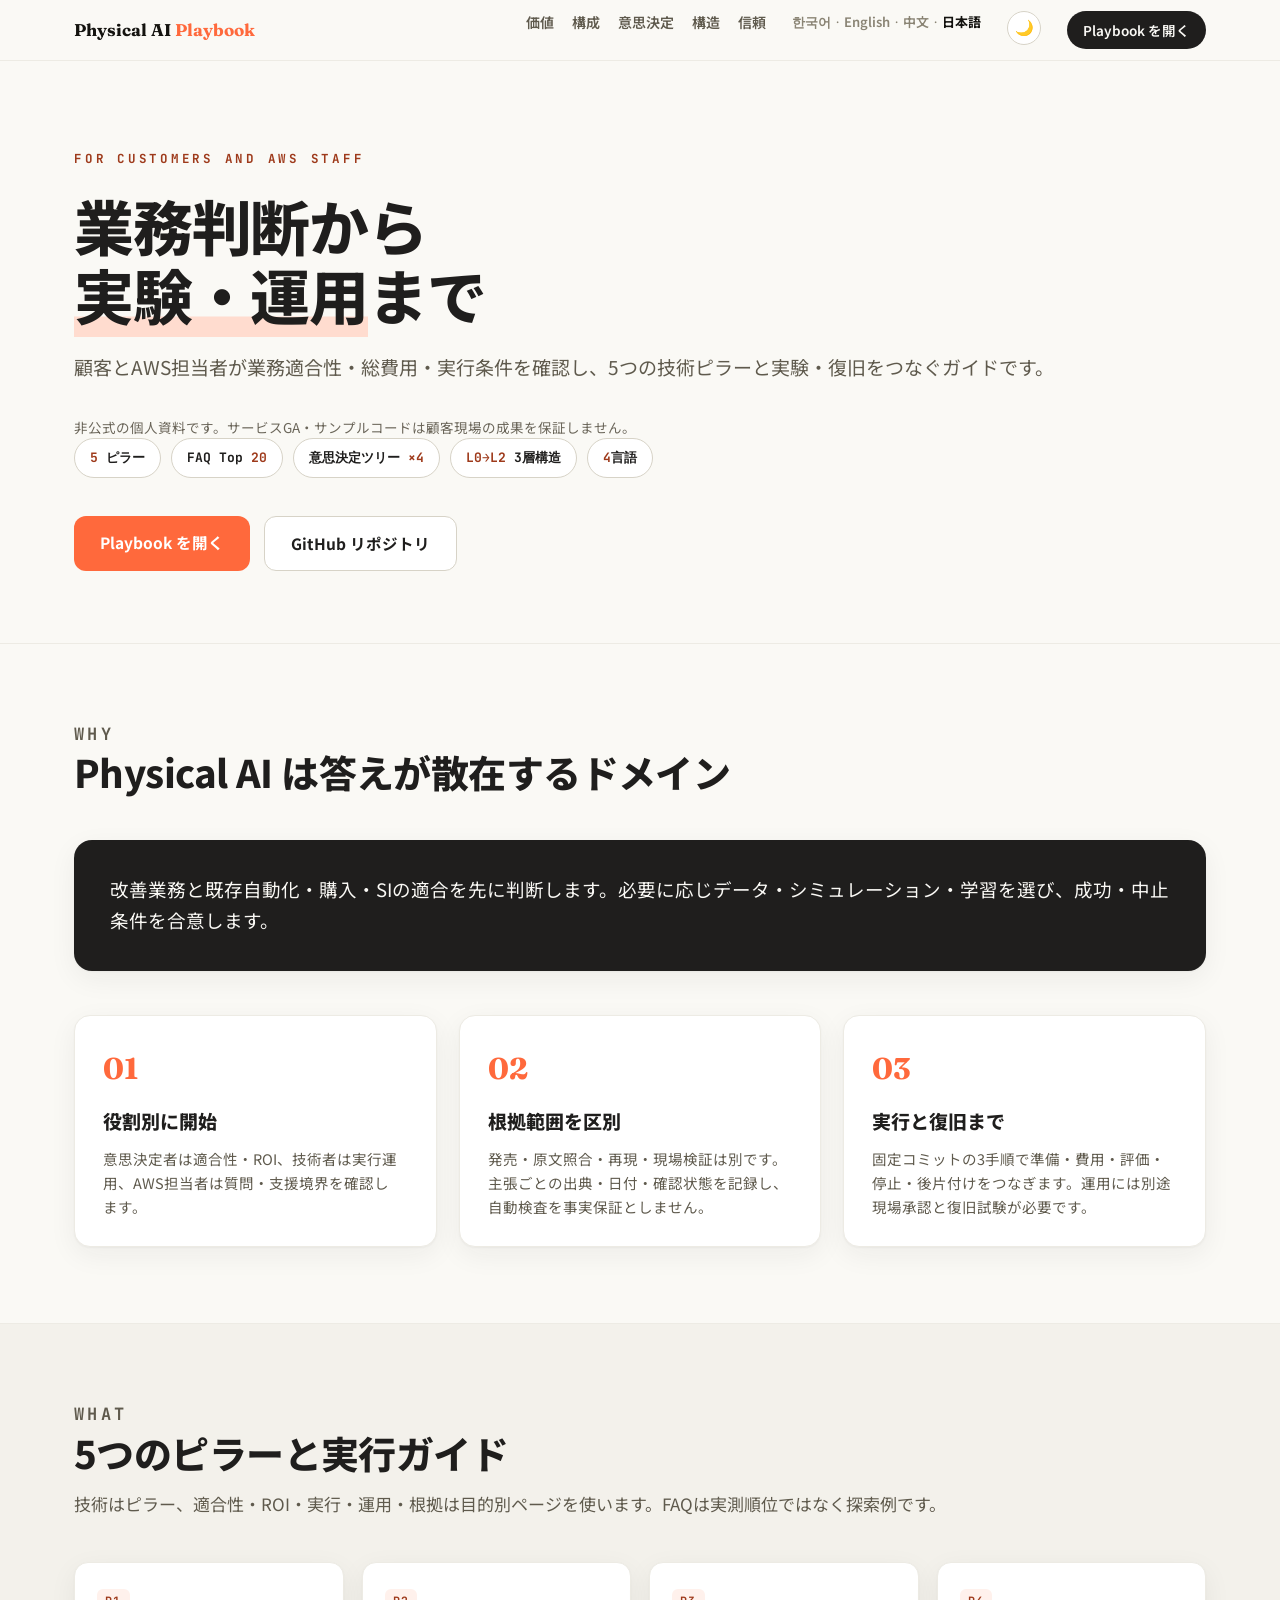
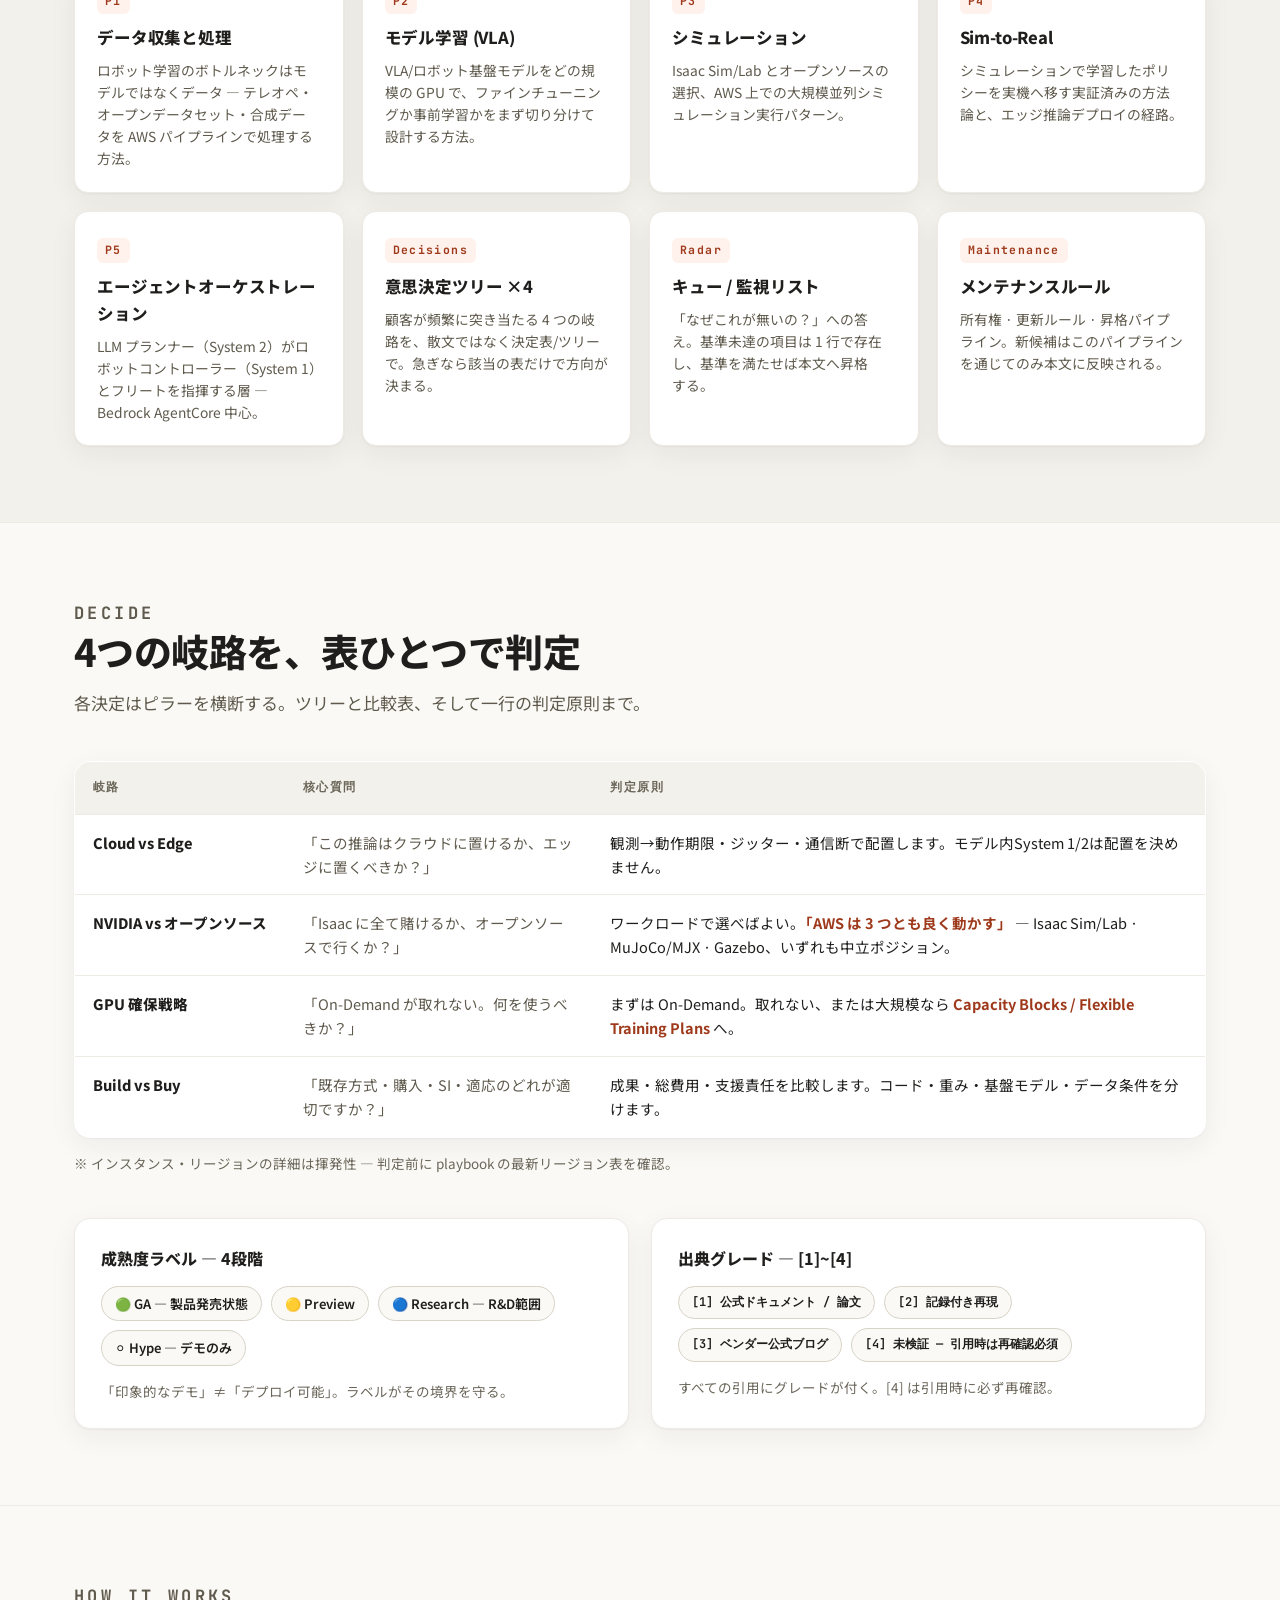
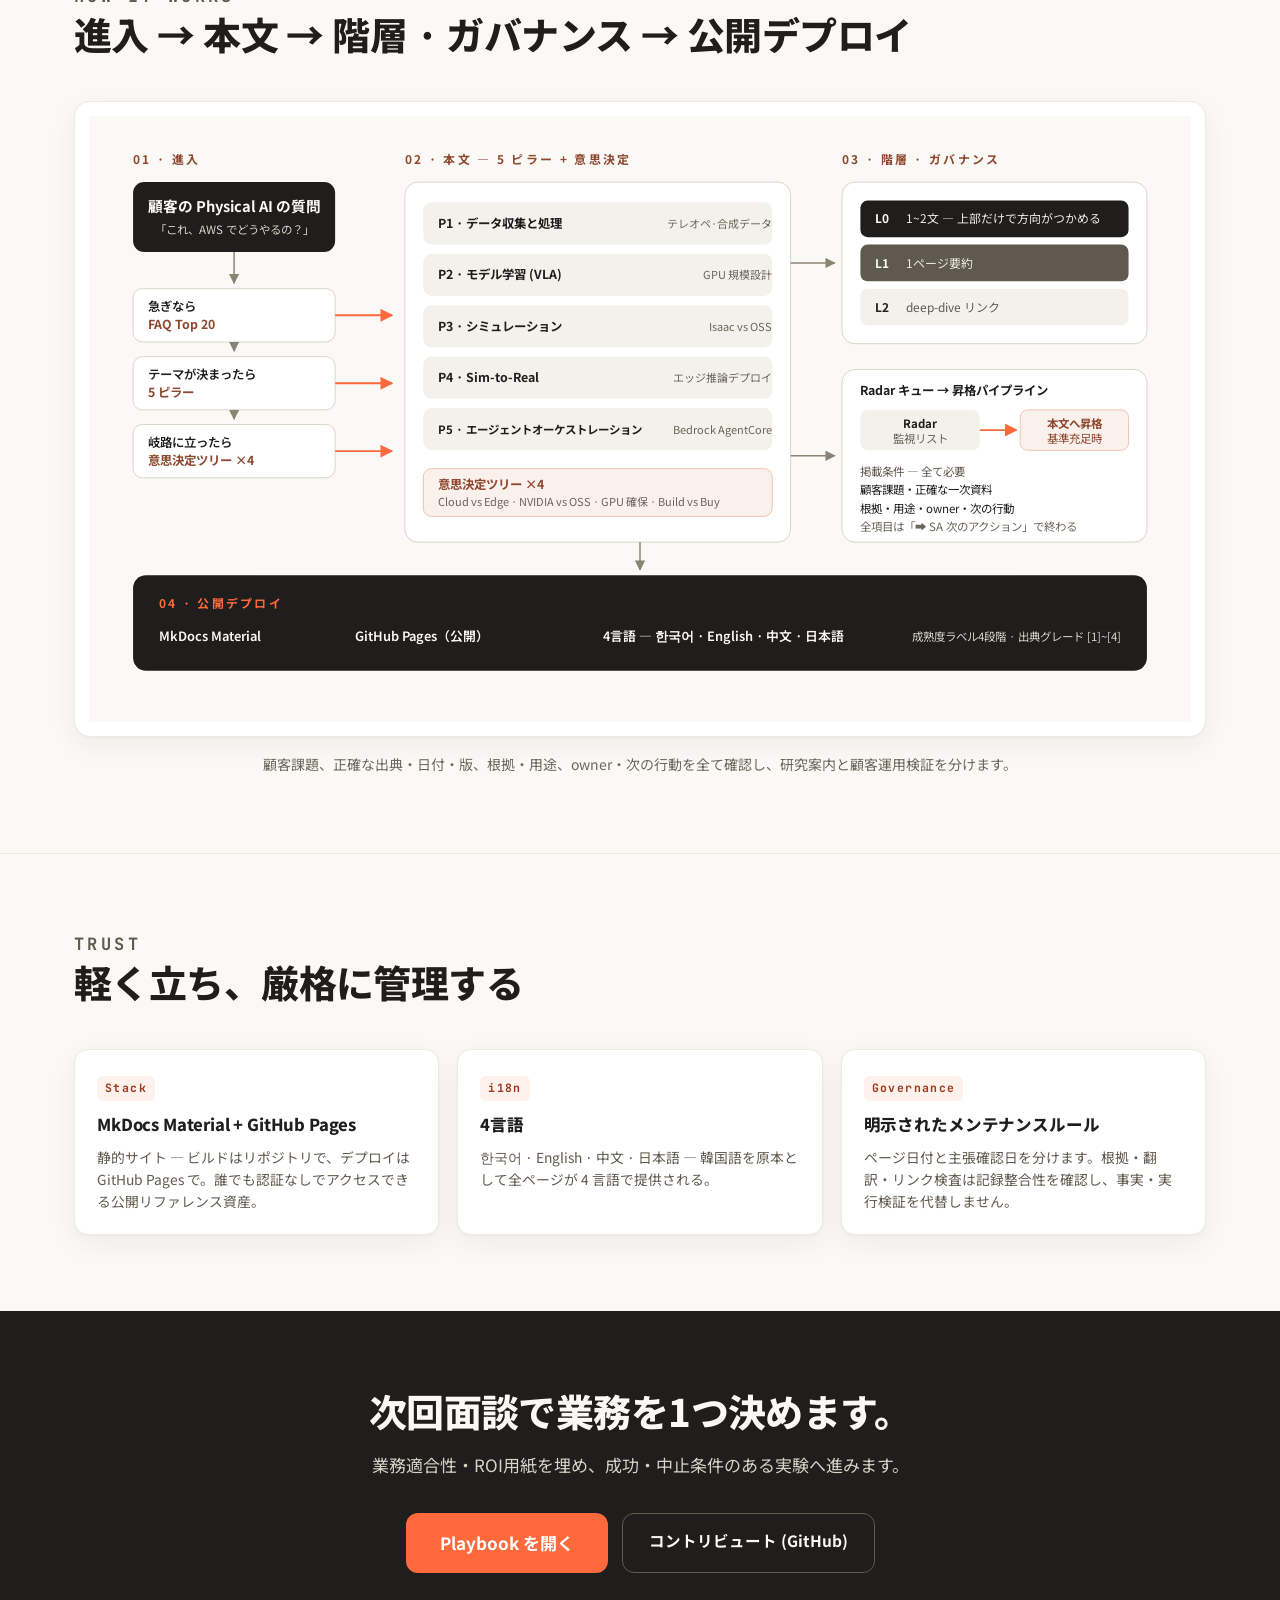
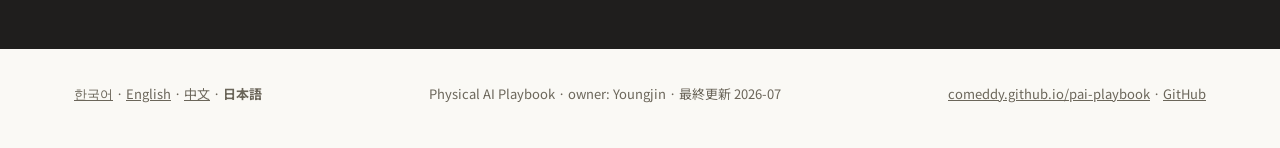
<file: docs/intro/ja/index.html>
<!DOCTYPE html>
<html lang="ja">
<head>
<meta charset="UTF-8">
<meta name="viewport" content="width=device-width, initial-scale=1">
<title>Physical AI Playbook — 顧客とAWS担当者の実行ガイド</title>
<meta name="description" content="顧客とAWS担当者が業務適合性・総費用・実行条件を確認し、5つの技術ピラーと実験・復旧をつなぐガイドです。">
<link rel="alternate" hreflang="ko" href="../">
<link rel="alternate" hreflang="en" href="../en/">
<link rel="alternate" hreflang="zh-Hans" href="../zh/">
<link rel="alternate" hreflang="ja" href="../ja/">
<link rel="preconnect" href="https://fonts.googleapis.com">
<link rel="preconnect" href="https://fonts.gstatic.com" crossorigin>
<link href="https://fonts.googleapis.com/css2?family=Fraunces:opsz,wght@9..144,600;9..144,700&family=JetBrains+Mono:wght@500;700&display=swap" rel="stylesheet">
<link href="https://fonts.googleapis.com/css2?family=Noto+Sans+JP:wght@400;600;700;800&display=swap" rel="stylesheet">
<style>
:root{
  --accent:#FF693C; --accent-hover:#E4552B; --accent-ink:#9E3A1B; --accent-50:#FFF1EC; --accent-100:#FFDCCF; --accent-200:#FFBFA6;
  --ink-100:#EDEBE4; --ink-200:#D7D3C7; --ink-400:#8A8474; --ink-500:#5F5A4D; --ink-800:#1F1E1D; --ink-900:#14130F;
  --paper:#FAF9F5; --paper-muted:#F3F1EB; --white:#FFFFFF;
  --bg:var(--paper); --surface:var(--white); --sunken:var(--paper-muted);
  --text:var(--ink-800); --text-2:var(--ink-500); --text-3:#6B665A;
  --line:var(--ink-100); --line-2:var(--ink-200);
  --shadow-card:0 1px 2px rgba(31,30,29,.04), 0 8px 28px rgba(31,30,29,.06);
  --maxw:1180px;
  --serif:"Fraunces",Georgia,serif;
  --sans:"Noto Sans JP","Hiragino Kaku Gothic ProN",Meiryo,-apple-system,system-ui,sans-serif;
  --mono:"JetBrains Mono",ui-monospace,monospace;
  --nav-bg:rgba(250,249,245,.88);
}

/* ---------- dark theme (data-theme는 head 스크립트가 로드 즉시 지정) ---------- */
:root[data-theme="dark"]{
  --accent:#FF7A4F; --accent-hover:#FF8F6A; --accent-ink:#FFA684; --accent-50:#2E1D15; --accent-100:#57301F; --accent-200:#FFBFA6;
  --ink-100:#2E2C26; --ink-200:#3E3B33; --ink-400:#8A8474; --ink-500:#A8A292; --ink-800:#E8E5DB; --ink-900:#F5F3EA;
  --paper:#14130F; --paper-muted:#1B1A15; --white:#201F1A;
  --text-3:#9C9686;
  --shadow-card:0 1px 2px rgba(0,0,0,.3), 0 8px 28px rgba(0,0,0,.35);
  --nav-bg:rgba(20,19,15,.88);
}
:root[data-theme="dark"] .arch-figure{background:#FAF9F5;border-color:#D7D3C7} /* SVG 다이어그램은 라이트 고정 fill — 밝은 패널 유지 */
*{box-sizing:border-box}
html{scroll-behavior:smooth}
body{margin:0;background:var(--bg);color:var(--text);font-family:var(--sans);line-height:1.65;font-size:16px;-webkit-font-smoothing:antialiased}
p,li,figcaption{text-wrap:pretty}
.wrap{max-width:var(--maxw);margin:0 auto;padding:0 24px}
a{color:var(--accent-ink)}
:focus-visible{outline:2px solid var(--accent);outline-offset:3px;border-radius:4px}
.skip-link{position:absolute;left:-9999px;top:0;background:var(--ink-800);color:var(--paper);padding:10px 18px;z-index:100;border-radius:0 0 10px 0}
.skip-link:focus{left:0}
.sr-only{position:absolute;width:1px;height:1px;overflow:hidden;clip:rect(0 0 0 0);white-space:nowrap}

/* ---------- nav ---------- */
.nav{position:sticky;top:0;z-index:50;background:var(--nav-bg);backdrop-filter:blur(10px);border-bottom:1px solid var(--line)}
.nav .wrap{display:flex;align-items:center;gap:24px;height:60px}
.brand{font-family:var(--serif);font-weight:700;font-size:17px;color:var(--ink-900);text-decoration:none;white-space:nowrap}
.brand em{font-style:normal;color:var(--accent)}
.nav-links{display:flex;gap:18px;margin-left:auto}
.nav-links a{font-size:14px;font-weight:600;color:var(--text-2);text-decoration:none}
.nav-links a:hover{color:var(--ink-900)}
.nav-cta{margin-left:8px;background:var(--ink-800);color:var(--paper)!important;padding:8px 16px;border-radius:999px;font-size:13.5px!important;text-decoration:none;white-space:nowrap}
.nav-cta:hover{background:var(--ink-900)}
.nav-langs{margin-left:8px;white-space:nowrap;font-size:13px;color:var(--ink-400)}
.nav-langs a{font-size:13px;font-weight:600;color:var(--ink-400)}
.nav-langs a:hover{color:var(--ink-900)}
.nav-langs strong{font-size:13px;font-weight:700;color:var(--ink-900)}
.theme-toggle{margin-left:8px;width:34px;height:34px;border-radius:999px;border:1px solid var(--line-2);background:var(--surface);color:var(--ink-800);cursor:pointer;font-size:15px;line-height:1;display:inline-flex;align-items:center;justify-content:center;padding:0}
.theme-toggle:hover{border-color:var(--ink-400)}

/* ---------- hero ---------- */
.hero{padding:88px 0 72px;border-bottom:1px solid var(--line)}
.eyebrow{font-family:var(--mono);font-size:12.5px;letter-spacing:.22em;font-weight:700;color:var(--accent-ink);text-transform:uppercase;margin:0 0 20px}
h1{font-size:clamp(34px,5.4vw,60px);line-height:1.16;font-weight:800;letter-spacing:-.02em;margin:0 0 22px;max-width:840px}
h1 .u{box-shadow:inset 0 -0.34em 0 var(--accent-100)}
.sub{font-size:clamp(16.5px,2vw,19px);color:var(--text-2);margin:0 0 34px}
.chips{display:flex;flex-wrap:wrap;gap:10px;margin:0 0 38px;padding:0;list-style:none}
.chips li{font-family:var(--mono);font-size:13px;font-weight:700;background:var(--surface);border:1px solid var(--line-2);border-radius:999px;padding:8px 15px;color:var(--ink-800);font-variant-numeric:tabular-nums lining-nums}
.chips li b{color:var(--accent-ink);font-weight:700}
.cta-row{display:flex;flex-wrap:wrap;gap:14px}
.btn{display:inline-block;font-weight:700;font-size:15.5px;text-decoration:none;border-radius:12px;padding:14px 26px;transition:transform .15s ease, background .15s ease}
.btn-primary{background:var(--accent);color:#fff}
.btn-primary:hover{background:var(--accent-hover);transform:translateY(-1px)}
.btn-ghost{border:1.5px solid var(--line-2);color:var(--ink-800);background:var(--surface)}
.btn-ghost:hover{border-color:var(--ink-400)}

/* ---------- sections ---------- */
section{padding:76px 0}
.sec-head{margin:0 0 44px}
.kicker{font-family:var(--mono);font-size:12px;letter-spacing:.2em;font-weight:700;color:var(--accent-ink);text-transform:uppercase;margin:0 0 12px}
h2{font-size:clamp(26px,3.4vw,38px);font-weight:800;letter-spacing:-.015em;line-height:1.25;margin:0 0 14px}
.sec-head p{color:var(--text-2);margin:0;font-size:17px}

/* value */
.value{border-bottom:1px solid var(--line)}
.problem{background:var(--ink-800);color:var(--paper);border-radius:18px;padding:34px 36px;margin:0 0 44px;box-shadow:var(--shadow-card)}
.problem p{margin:0;font-size:clamp(16px,2vw,18.5px);line-height:1.7}
.problem b{color:var(--accent-200)}
.pillars{display:grid;grid-template-columns:repeat(3,1fr);gap:22px}
.pillar{background:var(--surface);border:1px solid var(--line);border-radius:16px;padding:28px;box-shadow:var(--shadow-card)}
.pillar .num{font-family:var(--serif);font-size:30px;font-weight:700;color:var(--accent);margin:0 0 12px}
.pillar h3{font-size:19px;font-weight:800;margin:0 0 10px}
.pillar p{margin:0;font-size:14.5px;color:var(--text-2)}

/* features */
.features{background:var(--sunken);border-bottom:1px solid var(--line)}
.cards{display:grid;grid-template-columns:repeat(4,1fr);gap:18px}
.card{background:var(--surface);border:1px solid var(--line);border-radius:14px;padding:22px;box-shadow:var(--shadow-card)}
.card .tag{font-family:var(--mono);font-size:11.5px;font-weight:700;letter-spacing:.12em;color:var(--accent-ink);display:inline-block;margin:0 0 10px;background:var(--accent-50);border-radius:6px;padding:3px 8px}
.card h3{font-size:16.5px;font-weight:800;margin:0 0 8px;letter-spacing:-.01em}
.card p{margin:0;font-size:13.8px;color:var(--text-2);line-height:1.6}

/* decisions table */
.spec table{width:100%;border-collapse:collapse;background:var(--surface);border:1px solid var(--line);border-radius:16px;overflow:hidden;box-shadow:var(--shadow-card);font-size:14.5px}
.spec th,.spec td{text-align:left;padding:16px 18px;border-bottom:1px solid var(--line);vertical-align:top}
.spec thead th{font-family:var(--mono);font-size:12px;letter-spacing:.12em;text-transform:uppercase;color:var(--text-3);background:var(--sunken);font-weight:700}
.spec tr:last-child td{border-bottom:0}
.spec td.name{font-weight:800;white-space:nowrap}
.spec td.q{color:var(--text-2)}
.spec td.rule b{color:var(--accent-ink)}
.spec-note{font-size:13.5px;color:var(--text-3);margin:14px 0 0}

/* labels strip */
.labels{display:grid;grid-template-columns:1fr 1fr;gap:22px;margin-top:44px}
.label-box{background:var(--surface);border:1px solid var(--line);border-radius:16px;padding:26px;box-shadow:var(--shadow-card)}
.label-box h3{font-size:16px;font-weight:800;margin:0 0 14px}
.badges{display:flex;flex-wrap:wrap;gap:9px}
.badge{font-size:13px;font-weight:600;border-radius:999px;padding:6px 13px;border:1px solid var(--line-2);background:var(--paper)}
.badge.mono{font-family:var(--mono);font-size:12px}
.label-box p{font-size:13.5px;color:var(--text-3);margin:14px 0 0}

/* architecture */
.arch{border-top:1px solid var(--line);border-bottom:1px solid var(--line)}
.arch-figure{margin:0;background:var(--surface);border:1px solid var(--line);border-radius:16px;box-shadow:var(--shadow-card);padding:14px;overflow:hidden}
.arch-figure svg{display:block;width:100%;height:auto}
.arch-rot-hint{display:none}
.arch-caption{font-size:14px;color:var(--text-3);margin:16px auto 0;max-width:760px;text-align:center}

/* trust */
.trust .cards{grid-template-columns:repeat(3,1fr)}

/* cta */
.cta-final{background:var(--ink-800);color:var(--paper);text-align:center}
.cta-final h2{color:var(--paper);max-width:640px;margin:0 auto 16px}
.cta-final p{color:var(--ink-200);max-width:560px;margin:0 auto 34px;font-size:17px}
.cta-final .btn-primary{font-size:17px;padding:16px 34px}
.cta-final .btn-ghost{background:transparent;color:var(--paper);border-color:var(--ink-500)}
.cta-final .btn-ghost:hover{border-color:var(--paper)}
.cta-final .cta-row{justify-content:center}

/* footer */
footer{padding:34px 0 44px;font-size:13px;color:var(--text-3)}
footer .wrap{display:flex;flex-wrap:wrap;gap:12px;justify-content:space-between}
footer a{color:var(--text-3)}

/* ---------- responsive ---------- */
@media (max-width:1024px){
  .cards{grid-template-columns:repeat(2,1fr)}
  .pillars{grid-template-columns:1fr 1fr}
  .pillar:first-child{grid-column:1/-1}
  .trust .cards{grid-template-columns:repeat(2,1fr)}
}
@media (max-width:640px){
  .wrap{padding:0 18px}
  .nav-links a:not(.nav-cta){display:none}
  .nav-links .nav-langs a{display:inline}
  .hero{padding:60px 0 52px}
  section{padding:56px 0}
  .pillars,.cards,.labels,.trust .cards{grid-template-columns:1fr}
  .btn{width:100%;text-align:center}
  .problem{padding:26px 22px}

  /* table → stacked cards */
  .spec table thead{position:absolute;width:1px;height:1px;overflow:hidden;clip:rect(0 0 0 0)}
  .spec table,.spec tbody,.spec tr{display:block;width:100%}
  .spec tr{border-bottom:1px solid var(--line);padding:16px 18px}
  .spec tr:last-child{border-bottom:0}
  .spec td{display:block;border:0;padding:0}
  .spec td.name{margin-bottom:6px;white-space:normal}
  .spec td.q{margin-bottom:8px}
  .spec td.q::before{content:"核心質問 — ";font-family:var(--mono);font-size:11px;letter-spacing:.1em;color:var(--text-3)}
  .spec td.rule::before{content:"判定原則 — ";font-family:var(--mono);font-size:11px;letter-spacing:.1em;color:var(--text-3)}

  /* architecture SVG (1200×660) rotated vertical */
  .arch-figure{position:relative;padding:0;aspect-ratio:660/1200}
  .arch-figure svg{position:absolute;top:50%;left:50%;max-width:none;
    width:calc((100vw - 36px) * 1200 / 660);
    height:auto;transform:translate(-50%,-50%) rotate(90deg)}
  .arch-rot-hint{display:block;font-size:12.5px;color:var(--text-3);text-align:center;margin-top:12px}
}
@media (prefers-reduced-motion:reduce){
  html{scroll-behavior:auto}
  *,*::before,*::after{animation:none!important;transition:none!important}
}
</style>
<script>
(function(){var t;try{t=localStorage.getItem('theme')}catch(e){}
if(t!=='light'&&t!=='dark'){t=matchMedia('(prefers-color-scheme: dark)').matches?'dark':'light'}
document.documentElement.setAttribute('data-theme',t);})();
</script>
</head>
<body>
<a class="skip-link" href="#main">本文へスキップ</a>

<nav class="nav" aria-label="メインメニュー">
  <div class="wrap">
    <a class="brand" href="#main">Physical AI <em>Playbook</em></a>
    <div class="nav-links">
      <a href="#value">価値</a>
      <a href="#features">構成</a>
      <a href="#decisions">意思決定</a>
      <a href="#architecture">構造</a>
      <a href="#trust">信頼</a>
      <span class="nav-langs" aria-label="Languages"><a href="../" hreflang="ko">한국어</a> · <a href="../en/" hreflang="en">English</a> · <a href="../zh/" hreflang="zh-Hans">中文</a> · <strong>日本語</strong></span>
      <button class="theme-toggle" id="theme-toggle" type="button" aria-label="ライト/ダークモード切り替え" title="ライト/ダークモード">🌙</button>
      <a class="nav-cta" href="https://comeddy.github.io/pai-playbook/ja/">Playbook を開く</a>
    </div>
  </div>
</nav>

<main id="main">

<!-- ================= HERO ================= -->
<header class="hero">
  <div class="wrap">
    <p class="eyebrow">For customers and AWS staff</p>
    <h1>業務判断から<br><span class="u">実験・運用</span>まで</h1>
    <p class="sub">顧客とAWS担当者が業務適合性・総費用・実行条件を確認し、5つの技術ピラーと実験・復旧をつなぐガイドです。</p>
    <p class="spec-note">非公式の個人資料です。サービスGA・サンプルコードは顧客現場の成果を保証しません。</p>
    <ul class="chips" aria-label="主要指標">
      <li><b>5</b> ピラー</li>
      <li>FAQ Top <b>20</b></li>
      <li>意思決定ツリー <b>×4</b></li>
      <li><b>L0→L2</b> 3層構造</li>
      <li><b>4</b>言語</li>
    </ul>
    <div class="cta-row">
      <a class="btn btn-primary" href="https://comeddy.github.io/pai-playbook/ja/start/">Playbook を開く</a>
      <a class="btn btn-ghost" href="https://github.com/comeddy/pai-playbook">GitHub リポジトリ</a>
    </div>
  </div>
</header>

<!-- ================= VALUE ================= -->
<section class="value" id="value">
  <div class="wrap">
    <div class="sec-head">
      <p class="kicker">Why</p>
      <h2>Physical AI は答えが散在するドメイン</h2>
    </div>
    <div class="problem">
      <p>改善業務と既存自動化・購入・SIの適合を先に判断します。必要に応じデータ・シミュレーション・学習を選び、成功・中止条件を合意します。</p>
    </div>
    <div class="pillars">
      <article class="pillar">
        <p class="num">01</p>
        <h3>役割別に開始</h3>
        <p>意思決定者は適合性・ROI、技術者は実行運用、AWS担当者は質問・支援境界を確認します。</p>
      </article>
      <article class="pillar">
        <p class="num">02</p>
        <h3>根拠範囲を区別</h3>
        <p>発売・原文照合・再現・現場検証は別です。主張ごとの出典・日付・確認状態を記録し、自動検査を事実保証としません。</p>
      </article>
      <article class="pillar">
        <p class="num">03</p>
        <h3>実行と復旧まで</h3>
        <p>固定コミットの3手順で準備・費用・評価・停止・後片付けをつなぎます。運用には別途現場承認と復旧試験が必要です。</p>
      </article>
    </div>
  </div>
</section>

<!-- ================= FEATURES ================= -->
<section class="features" id="features">
  <div class="wrap">
    <div class="sec-head">
      <p class="kicker">What</p>
      <h2>5つのピラーと実行ガイド</h2>
      <p>技術はピラー、適合性・ROI・実行・運用・根拠は目的別ページを使います。FAQは実測順位ではなく探索例です。</p>
    </div>
    <div class="cards">
      <article class="card">
        <span class="tag">P1</span>
        <h3>データ収集と処理</h3>
        <p>ロボット学習のボトルネックはモデルではなくデータ — テレオペ・オープンデータセット・合成データを AWS パイプラインで処理する方法。</p>
      </article>
      <article class="card">
        <span class="tag">P2</span>
        <h3>モデル学習 (VLA)</h3>
        <p>VLA/ロボット基盤モデルをどの規模の GPU で、ファインチューニングか事前学習かをまず切り分けて設計する方法。</p>
      </article>
      <article class="card">
        <span class="tag">P3</span>
        <h3>シミュレーション</h3>
        <p>Isaac Sim/Lab とオープンソースの選択、AWS 上での大規模並列シミュレーション実行パターン。</p>
      </article>
      <article class="card">
        <span class="tag">P4</span>
        <h3>Sim-to-Real</h3>
        <p>シミュレーションで学習したポリシーを実機へ移す実証済みの方法論と、エッジ推論デプロイの経路。</p>
      </article>
      <article class="card">
        <span class="tag">P5</span>
        <h3>エージェントオーケストレーション</h3>
        <p>LLM プランナー（System 2）がロボットコントローラー（System 1）とフリートを指揮する層 — Bedrock AgentCore 中心。</p>
      </article>
      <article class="card">
        <span class="tag">Decisions</span>
        <h3>意思決定ツリー ×4</h3>
        <p>顧客が頻繁に突き当たる 4 つの岐路を、散文ではなく決定表/ツリーで。急ぎなら該当の表だけで方向が決まる。</p>
      </article>
      <article class="card">
        <span class="tag">Radar</span>
        <h3>キュー / 監視リスト</h3>
        <p>「なぜこれが無いの？」への答え。基準未達の項目は 1 行で存在し、基準を満たせば本文へ昇格する。</p>
      </article>
      <article class="card">
        <span class="tag">Maintenance</span>
        <h3>メンテナンスルール</h3>
        <p>所有権 · 更新ルール · 昇格パイプライン。新候補はこのパイプラインを通じてのみ本文に反映される。</p>
      </article>
    </div>
  </div>
</section>

<!-- ================= DECISIONS ================= -->
<section class="spec" id="decisions">
  <div class="wrap">
    <div class="sec-head">
      <p class="kicker">Decide</p>
      <h2>4つの岐路を、表ひとつで判定</h2>
      <p>各決定はピラーを横断する。ツリーと比較表、そして一行の判定原則まで。</p>
    </div>
    <table>
      <caption class="sr-only">Physical AI Playbook の 4 つの横断的意思決定ツリーと、それぞれの核心質問・判定原則</caption>
      <thead>
        <tr><th scope="col">岐路</th><th scope="col">核心質問</th><th scope="col">判定原則</th></tr>
      </thead>
      <tbody>
        <tr>
          <td class="name">Cloud vs Edge</td>
          <td class="q">「この推論はクラウドに置けるか、エッジに置くべきか？」</td>
          <td class="rule">観測→動作期限・ジッター・通信断で配置します。モデル内System 1/2は配置を決めません。</td>
        </tr>
        <tr>
          <td class="name">NVIDIA vs オープンソース</td>
          <td class="q">「Isaac に全て賭けるか、オープンソースで行くか？」</td>
          <td class="rule">ワークロードで選べばよい。<b>「AWS は 3 つとも良く動かす」</b> — Isaac Sim/Lab · MuJoCo/MJX · Gazebo、いずれも中立ポジション。</td>
        </tr>
        <tr>
          <td class="name">GPU 確保戦略</td>
          <td class="q">「On-Demand が取れない。何を使うべきか？」</td>
          <td class="rule">まずは On-Demand。取れない、または大規模なら <b>Capacity Blocks / Flexible Training Plans</b> へ。</td>
        </tr>
        <tr>
          <td class="name">Build vs Buy</td>
          <td class="q">「既存方式・購入・SI・適応のどれが適切ですか？」</td>
          <td class="rule">成果・総費用・支援責任を比較します。コード・重み・基盤モデル・データ条件を分けます。</td>
        </tr>
      </tbody>
    </table>
    <p class="spec-note">※ インスタンス・リージョンの詳細は揮発性 — 判定前に playbook の最新リージョン表を確認。</p>

    <div class="labels">
      <div class="label-box">
        <h3>成熟度ラベル — 4段階</h3>
        <div class="badges">
          <span class="badge">🟢 GA — 製品発売状態</span>
          <span class="badge">🟡 Preview</span>
          <span class="badge">🔵 Research — R&D範囲</span>
          <span class="badge">⚪ Hype — デモのみ</span>
        </div>
        <p>「印象的なデモ」≠「デプロイ可能」。ラベルがその境界を守る。</p>
      </div>
      <div class="label-box">
        <h3>出典グレード — [1]~[4]</h3>
        <div class="badges">
          <span class="badge mono">[1] 公式ドキュメント / 論文</span>
          <span class="badge mono">[2] 記録付き再現</span>
          <span class="badge mono">[3] ベンダー公式ブログ</span>
          <span class="badge mono">[4] 未検証 — 引用時は再確認必須</span>
        </div>
        <p>すべての引用にグレードが付く。[4] は引用時に必ず再確認。</p>
      </div>
    </div>
  </div>
</section>

<!-- ================= ARCHITECTURE ================= -->
<section class="arch" id="architecture">
  <div class="wrap">
    <div class="sec-head">
      <p class="kicker">How it works</p>
      <h2>進入 → 本文 → 階層 · ガバナンス → 公開デプロイ</h2>
    </div>
    <figure class="arch-figure">
      <svg class="arch-svg" xmlns="http://www.w3.org/2000/svg" viewBox="0 0 1200 660" font-family="'Noto Sans JP', 'Hiragino Kaku Gothic ProN', Meiryo, sans-serif" role="img" aria-label="Physical AI Playbook の情報構造：顧客の質問は FAQ Top 20、5 つのピラー、意思決定ツリーから進入し、各項目は L0 から L2 に階層化され、Radar キューの昇格パイプラインとメンテナンスルールが本文品質を管理する。MkDocs Material と GitHub Pages で 4 言語公開デプロイ。">
  <defs>
    <marker id="arr" viewBox="0 0 10 10" refX="9" refY="5" markerWidth="7" markerHeight="7" orient="auto-start-reverse">
      <path d="M0 0L10 5L0 10z" fill="#8A8474"/>
    </marker>
    <marker id="arrAccent" viewBox="0 0 10 10" refX="9" refY="5" markerWidth="7" markerHeight="7" orient="auto-start-reverse">
      <path d="M0 0L10 5L0 10z" fill="#FF693C"/>
    </marker>
  </defs>

  <!-- background -->
  <rect x="0" y="0" width="1200" height="660" fill="#FAF9F5"/>

  <!-- ============ COLUMN 1 · ENTRY ============ -->
  <text x="48" y="52" font-size="13" letter-spacing="2.5" fill="#8E4830" font-weight="700">01 · 進入</text>

  <rect x="48" y="72" width="220" height="76" rx="12" fill="#1F1E1D"/>
  <text x="158" y="105" font-size="16" font-weight="700" fill="#FAF9F5" text-anchor="middle">顧客の Physical AI の質問</text>
  <text x="158" y="128" font-size="12.5" fill="#D7D3C7" text-anchor="middle">「これ、AWS でどうやるの？」</text>

  <!-- entry routes -->
  <g font-size="13.5" font-weight="600" fill="#1F1E1D">
    <rect x="48" y="188" width="220" height="58" rx="10" fill="#FFFFFF" stroke="#D7D3C7"/>
    <text x="64" y="212">急ぎなら</text>
    <text x="64" y="232" font-weight="700" fill="#8E4830">FAQ Top 20</text>

    <rect x="48" y="262" width="220" height="58" rx="10" fill="#FFFFFF" stroke="#D7D3C7"/>
    <text x="64" y="286">テーマが決まったら</text>
    <text x="64" y="306" font-weight="700" fill="#8E4830">5 ピラー</text>

    <rect x="48" y="336" width="220" height="58" rx="10" fill="#FFFFFF" stroke="#D7D3C7"/>
    <text x="64" y="360">岐路に立ったら</text>
    <text x="64" y="380" font-weight="700" fill="#8E4830">意思決定ツリー ×4</text>
  </g>

  <path d="M158 148 L158 178 M158 178 L158 217 M158 178 L158 291 M158 178 L158 365" stroke="none"/>
  <path d="M120 148 L120 217 L48 217" fill="none" stroke="none"/>
  <line x1="158" y1="148" x2="158" y2="182" stroke="#8A8474" stroke-width="1.6" marker-end="url(#arr)"/>
  <line x1="90" y1="188" x2="90" y2="188" stroke="none"/>
  <line x1="158" y1="246" x2="158" y2="256" stroke="#8A8474" stroke-width="1.6" marker-end="url(#arr)"/>
  <line x1="158" y1="320" x2="158" y2="330" stroke="#8A8474" stroke-width="1.6" marker-end="url(#arr)"/>

  <!-- routes → body -->
  <line x1="268" y1="217" x2="330" y2="217" stroke="#FF693C" stroke-width="2" marker-end="url(#arrAccent)"/>
  <line x1="268" y1="291" x2="330" y2="291" stroke="#FF693C" stroke-width="2" marker-end="url(#arrAccent)"/>
  <line x1="268" y1="365" x2="330" y2="365" stroke="#FF693C" stroke-width="2" marker-end="url(#arrAccent)"/>

  <!-- ============ COLUMN 2 · BODY ============ -->
  <text x="344" y="52" font-size="13" letter-spacing="2.5" fill="#8E4830" font-weight="700">02 · 本文 — 5 ピラー + 意思決定</text>

  <rect x="344" y="72" width="420" height="392" rx="14" fill="#FFFFFF" stroke="#D7D3C7"/>

  <g font-size="13.5" fill="#1F1E1D">
    <rect x="364" y="94" width="380" height="46" rx="9" fill="#F3F1EB"/>
    <text x="380" y="122" font-weight="700">P1 · データ収集と処理</text>
    <text x="744" y="122" text-anchor="end" font-size="12" fill="#6B665A">テレオペ·合成データ</text>

    <rect x="364" y="150" width="380" height="46" rx="9" fill="#F3F1EB"/>
    <text x="380" y="178" font-weight="700">P2 · モデル学習 (VLA)</text>
    <text x="744" y="178" text-anchor="end" font-size="12" fill="#6B665A">GPU 規模設計</text>

    <rect x="364" y="206" width="380" height="46" rx="9" fill="#F3F1EB"/>
    <text x="380" y="234" font-weight="700">P3 · シミュレーション</text>
    <text x="744" y="234" text-anchor="end" font-size="12" fill="#6B665A">Isaac vs OSS</text>

    <rect x="364" y="262" width="380" height="46" rx="9" fill="#F3F1EB"/>
    <text x="380" y="290" font-weight="700">P4 · Sim-to-Real</text>
    <text x="744" y="290" text-anchor="end" font-size="12" fill="#6B665A">エッジ推論デプロイ</text>

    <rect x="364" y="318" width="380" height="46" rx="9" fill="#F3F1EB"/>
    <text x="380" y="346" font-weight="700" font-size="12.5">P5 · エージェントオーケストレーション</text>
    <text x="744" y="346" text-anchor="end" font-size="12" fill="#6B665A">Bedrock AgentCore</text>

    <rect x="364" y="384" width="380" height="52" rx="9" fill="#FBF1EC" stroke="#EEBFAA"/>
    <text x="380" y="406" font-weight="700" fill="#8E4830">意思決定ツリー ×4</text>
    <text x="380" y="425" font-size="12" fill="#6B665A">Cloud vs Edge · NVIDIA vs OSS · GPU 確保 · Build vs Buy</text>
  </g>

  <!-- ============ COLUMN 3 · LAYERS + GOVERNANCE ============ -->
  <text x="820" y="52" font-size="13" letter-spacing="2.5" fill="#8E4830" font-weight="700">03 · 階層 · ガバナンス</text>

  <!-- L0→L2 stack -->
  <line x1="764" y1="160" x2="812" y2="160" stroke="#8A8474" stroke-width="1.6" marker-end="url(#arr)"/>
  <rect x="820" y="72" width="332" height="176" rx="14" fill="#FFFFFF" stroke="#D7D3C7"/>
  <g font-size="13" fill="#1F1E1D">
    <rect x="840" y="92" width="292" height="40" rx="8" fill="#1F1E1D"/>
    <text x="856" y="117" fill="#FAF9F5" font-weight="700">L0</text>
    <text x="890" y="117" fill="#EDEBE4">1~2文 — 上部だけで方向がつかめる</text>
    <rect x="840" y="140" width="292" height="40" rx="8" fill="#5F5A4D"/>
    <text x="856" y="165" fill="#FAF9F5" font-weight="700">L1</text>
    <text x="890" y="165" fill="#EDEBE4">1ページ要約</text>
    <rect x="840" y="188" width="292" height="40" rx="8" fill="#F3F1EB"/>
    <text x="856" y="213" font-weight="700">L2</text>
    <text x="890" y="213" fill="#5F5A4D">deep-dive リンク</text>
  </g>

  <!-- Radar promotion pipeline -->
  <rect x="820" y="276" width="332" height="188" rx="14" fill="#FFFFFF" stroke="#D7D3C7"/>
  <text x="840" y="304" font-size="13.5" font-weight="700" fill="#1F1E1D">Radar キュー → 昇格パイプライン</text>
  <g font-size="12.5">
    <rect x="840" y="320" width="130" height="44" rx="8" fill="#F3F1EB"/>
    <text x="905" y="340" text-anchor="middle" font-weight="700" fill="#1F1E1D">Radar</text>
    <text x="905" y="356" text-anchor="middle" fill="#6B665A">監視リスト</text>
    <line x1="970" y1="342" x2="1010" y2="342" stroke="#FF693C" stroke-width="2" marker-end="url(#arrAccent)"/>
    <rect x="1014" y="320" width="118" height="44" rx="8" fill="#FBF1EC" stroke="#EEBFAA"/>
    <text x="1073" y="340" text-anchor="middle" font-weight="700" fill="#8E4830">本文へ昇格</text>
    <text x="1073" y="356" text-anchor="middle" fill="#8E4830">基準充足時</text>
    <text x="840" y="392" fill="#5F5A4D">掲載条件 — 全て必要</text>
    <text x="840" y="412" fill="#1F1E1D">顧客課題・正確な一次資料</text>
    <text x="840" y="432" fill="#1F1E1D">根拠・用途・owner・次の行動</text>
    <text x="840" y="452" fill="#6B665A">全項目は「➡️ SA 次のアクション」で終わる</text>
  </g>
  <line x1="764" y1="370" x2="812" y2="370" stroke="#8A8474" stroke-width="1.6" marker-end="url(#arr)"/>

  <!-- ============ BOTTOM · DEPLOY ============ -->
  <rect x="48" y="500" width="1104" height="104" rx="14" fill="#1F1E1D"/>
  <text x="76" y="536" font-size="13" letter-spacing="2.5" fill="#FF693C" font-weight="700">04 · 公開デプロイ</text>
  <g font-size="14" fill="#FAF9F5" font-weight="600">
    <text x="76" y="572">MkDocs Material</text>
    <text x="290" y="572">GitHub Pages（公開）</text>
    <text x="560" y="572">4言語 — 한국어 · English · 中文 · 日本語</text>
    <text x="1124" y="572" text-anchor="end" fill="#D7D3C7" font-weight="400" font-size="12.5">成熟度ラベル4段階 · 出典グレード [1]~[4]</text>
  </g>
  <line x1="600" y1="464" x2="600" y2="494" stroke="#8A8474" stroke-width="1.6" marker-end="url(#arr)"/>
</svg>
    </figure>
    <p class="arch-rot-hint">モバイルではダイアグラムが縦向きに回転して表示されます。</p>
    <p class="arch-caption">顧客課題、正確な出典・日付・版、根拠・用途、owner・次の行動を全て確認し、研究案内と顧客運用検証を分けます。</p>
  </div>
</section>

<!-- ================= TRUST ================= -->
<section class="trust" id="trust">
  <div class="wrap">
    <div class="sec-head">
      <p class="kicker">Trust</p>
      <h2>軽く立ち、厳格に管理する</h2>
    </div>
    <div class="cards">
      <article class="card">
        <span class="tag">Stack</span>
        <h3>MkDocs Material + GitHub Pages</h3>
        <p>静的サイト — ビルドはリポジトリで、デプロイは GitHub Pages で。誰でも認証なしでアクセスできる公開リファレンス資産。</p>
      </article>
      <article class="card">
        <span class="tag">i18n</span>
        <h3>4言語</h3>
        <p>한국어 · English · 中文 · 日本語 — 韓国語を原本として全ページが 4 言語で提供される。</p>
      </article>
      <article class="card">
        <span class="tag">Governance</span>
        <h3>明示されたメンテナンスルール</h3>
        <p>ページ日付と主張確認日を分けます。根拠・翻訳・リンク検査は記録整合性を確認し、事実・実行検証を代替しません。</p>
      </article>
    </div>
  </div>
</section>

<!-- ================= CTA ================= -->
<section class="cta-final">
  <div class="wrap">
    <h2>次回面談で業務を1つ決めます。</h2>
    <p>業務適合性・ROI用紙を埋め、成功・中止条件のある実験へ進みます。</p>
    <div class="cta-row">
      <a class="btn btn-primary" href="https://comeddy.github.io/pai-playbook/ja/start/">Playbook を開く</a>
      <a class="btn btn-ghost" href="https://github.com/comeddy/pai-playbook">コントリビュート (GitHub)</a>
    </div>
  </div>
</section>

</main>

<footer>
  <div class="wrap">
    <span class="langs" aria-label="Languages"><a href="../" hreflang="ko">한국어</a> · <a href="../en/" hreflang="en">English</a> · <a href="../zh/" hreflang="zh-Hans">中文</a> · <strong>日本語</strong></span>
    <span>Physical AI Playbook · owner: Youngjin · 最終更新 2026-07</span>
    <span><a href="https://comeddy.github.io/pai-playbook/ja/">comeddy.github.io/pai-playbook</a> · <a href="https://github.com/comeddy/pai-playbook">GitHub</a></span>
  </div>
</footer>

<script>
if (matchMedia('(prefers-reduced-motion: reduce)').matches){
  document.querySelectorAll('svg animate, svg animateTransform').forEach(a=>a.remove());
}
</script>
<script>
(function(){var b=document.getElementById('theme-toggle');if(!b)return;
function icon(){b.textContent=document.documentElement.getAttribute('data-theme')==='dark'?'\u2600\ufe0f':'\ud83c\udf19'}
icon();
b.addEventListener('click',function(){var d=document.documentElement,t=d.getAttribute('data-theme')==='dark'?'light':'dark';d.setAttribute('data-theme',t);try{localStorage.setItem('theme',t)}catch(e){}icon()});})();
</script>
</body>
</html>
</file>
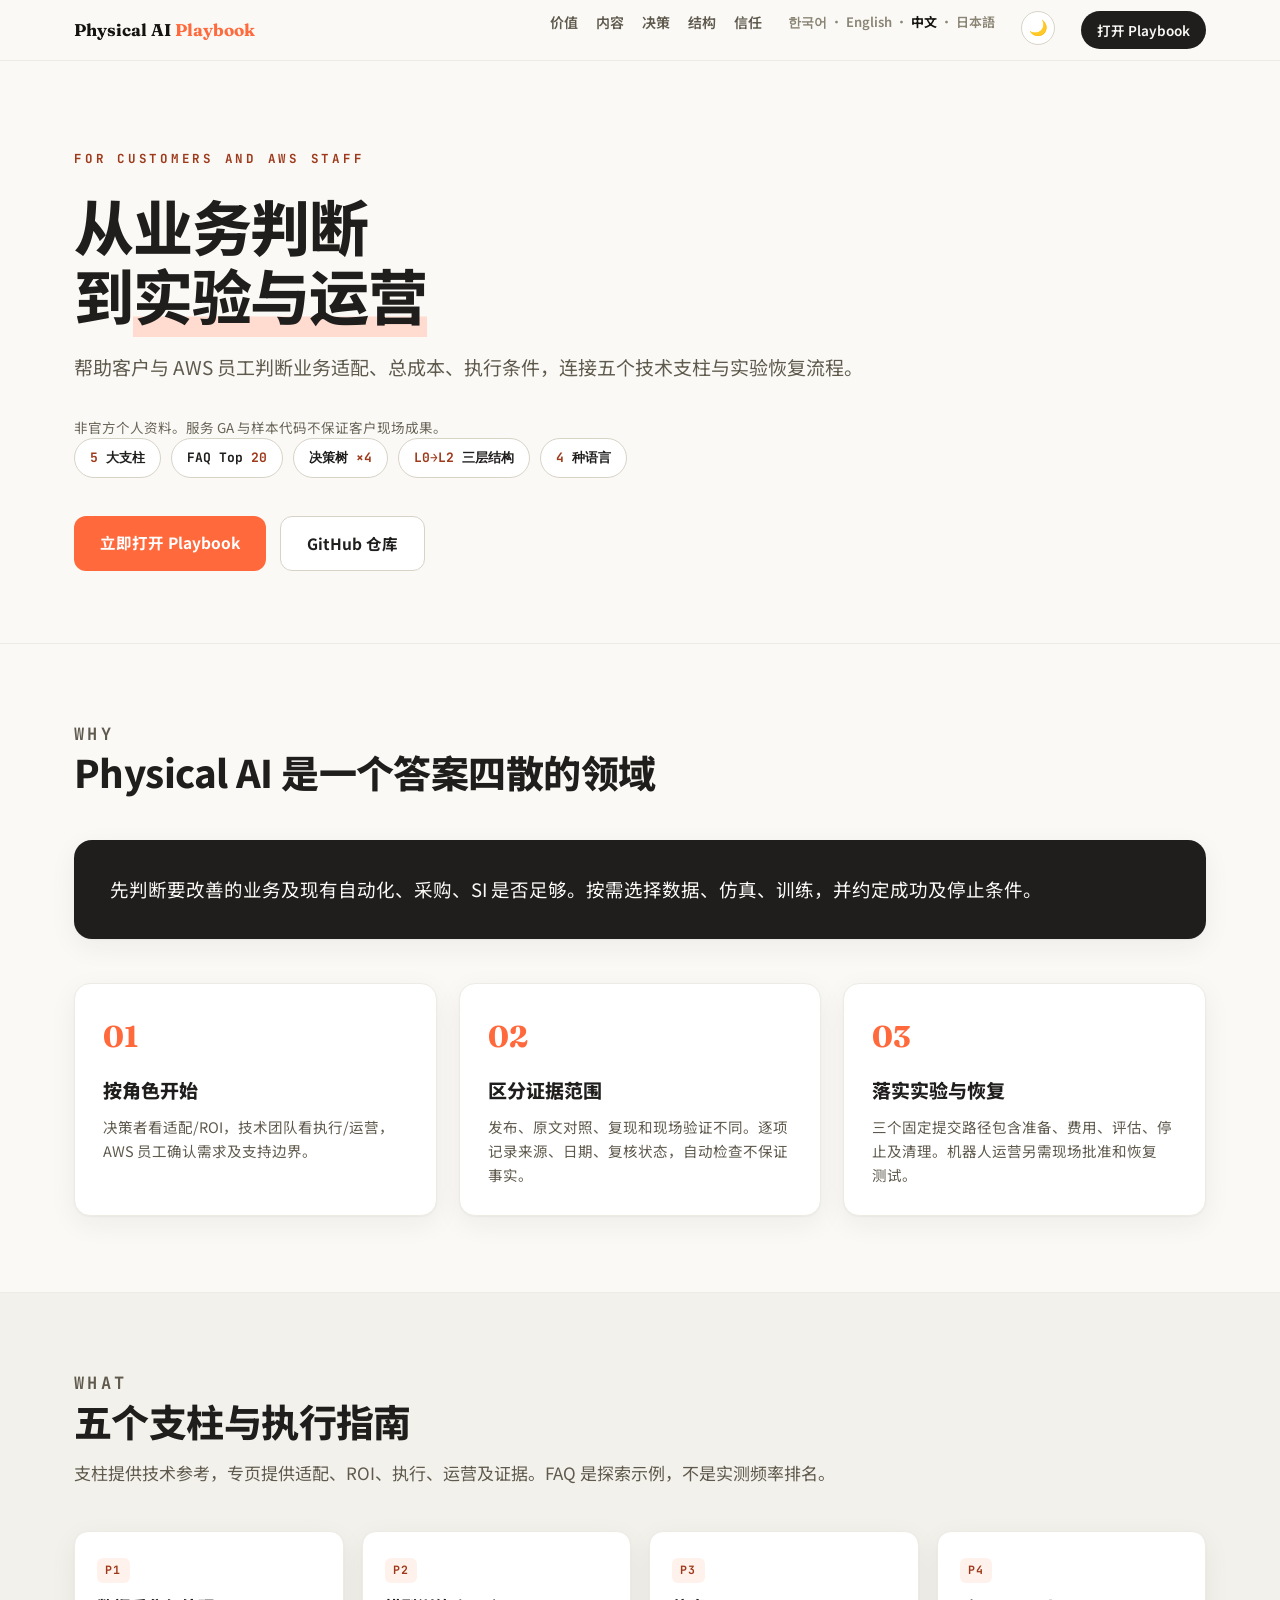
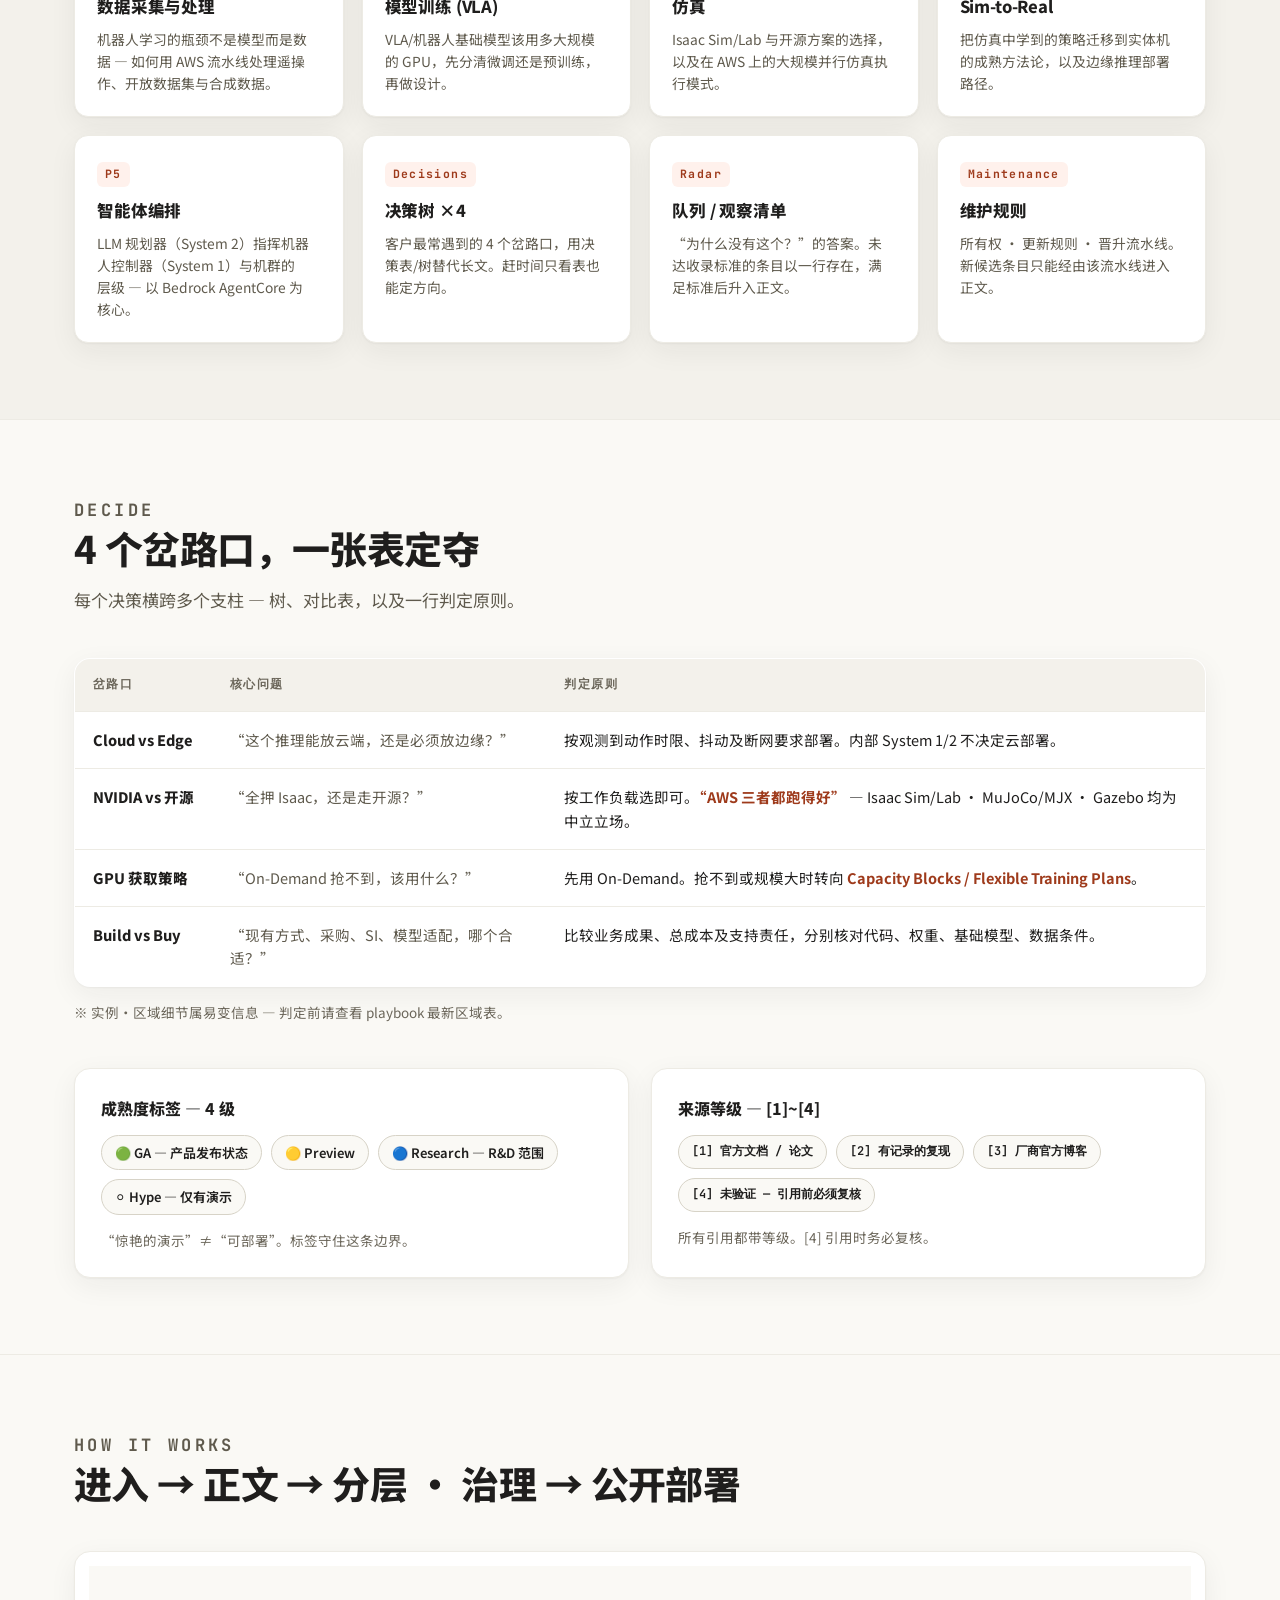
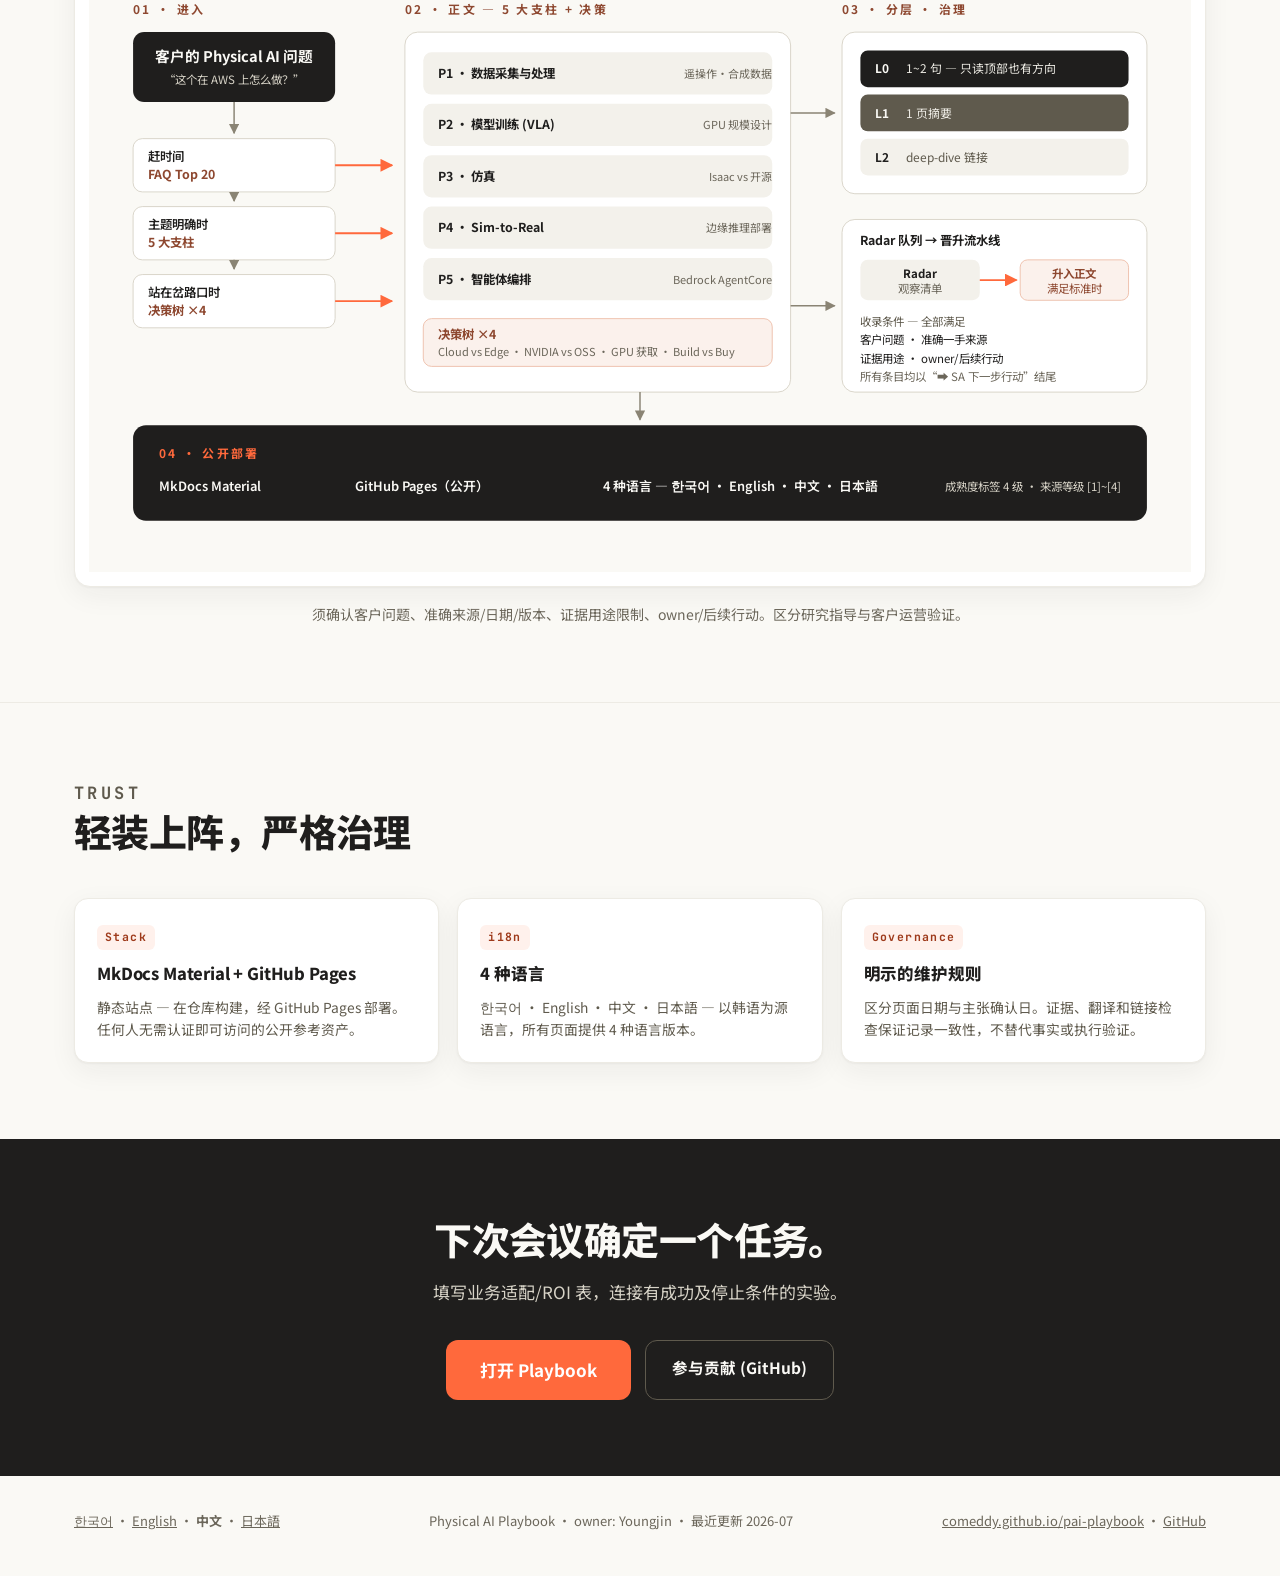
<file: docs/intro/zh/index.html>
<!DOCTYPE html>
<html lang="zh-Hans">
<head>
<meta charset="UTF-8">
<meta name="viewport" content="width=device-width, initial-scale=1">
<title>Physical AI Playbook — 客户与 AWS 员工执行指南</title>
<meta name="description" content="帮助客户与 AWS 员工判断业务适配、总成本、执行条件，连接五个技术支柱与实验恢复流程。">
<link rel="alternate" hreflang="ko" href="../">
<link rel="alternate" hreflang="en" href="../en/">
<link rel="alternate" hreflang="zh-Hans" href="../zh/">
<link rel="alternate" hreflang="ja" href="../ja/">
<link rel="preconnect" href="https://fonts.googleapis.com">
<link rel="preconnect" href="https://fonts.gstatic.com" crossorigin>
<link href="https://fonts.googleapis.com/css2?family=Fraunces:opsz,wght@9..144,600;9..144,700&family=JetBrains+Mono:wght@500;700&display=swap" rel="stylesheet">
<link href="https://fonts.googleapis.com/css2?family=Noto+Sans+SC:wght@400;600;700;800&display=swap" rel="stylesheet">
<style>
:root{
  --accent:#FF693C; --accent-hover:#E4552B; --accent-ink:#9E3A1B; --accent-50:#FFF1EC; --accent-100:#FFDCCF; --accent-200:#FFBFA6;
  --ink-100:#EDEBE4; --ink-200:#D7D3C7; --ink-400:#8A8474; --ink-500:#5F5A4D; --ink-800:#1F1E1D; --ink-900:#14130F;
  --paper:#FAF9F5; --paper-muted:#F3F1EB; --white:#FFFFFF;
  --bg:var(--paper); --surface:var(--white); --sunken:var(--paper-muted);
  --text:var(--ink-800); --text-2:var(--ink-500); --text-3:#6B665A;
  --line:var(--ink-100); --line-2:var(--ink-200);
  --shadow-card:0 1px 2px rgba(31,30,29,.04), 0 8px 28px rgba(31,30,29,.06);
  --maxw:1180px;
  --serif:"Fraunces",Georgia,serif;
  --sans:"Noto Sans SC","PingFang SC","Microsoft YaHei",-apple-system,system-ui,sans-serif;
  --mono:"JetBrains Mono",ui-monospace,monospace;
  --nav-bg:rgba(250,249,245,.88);
}

/* ---------- dark theme (data-theme는 head 스크립트가 로드 즉시 지정) ---------- */
:root[data-theme="dark"]{
  --accent:#FF7A4F; --accent-hover:#FF8F6A; --accent-ink:#FFA684; --accent-50:#2E1D15; --accent-100:#57301F; --accent-200:#FFBFA6;
  --ink-100:#2E2C26; --ink-200:#3E3B33; --ink-400:#8A8474; --ink-500:#A8A292; --ink-800:#E8E5DB; --ink-900:#F5F3EA;
  --paper:#14130F; --paper-muted:#1B1A15; --white:#201F1A;
  --text-3:#9C9686;
  --shadow-card:0 1px 2px rgba(0,0,0,.3), 0 8px 28px rgba(0,0,0,.35);
  --nav-bg:rgba(20,19,15,.88);
}
:root[data-theme="dark"] .arch-figure{background:#FAF9F5;border-color:#D7D3C7} /* SVG 다이어그램은 라이트 고정 fill — 밝은 패널 유지 */
*{box-sizing:border-box}
html{scroll-behavior:smooth}
body{margin:0;background:var(--bg);color:var(--text);font-family:var(--sans);line-height:1.65;font-size:16px;-webkit-font-smoothing:antialiased}
p,li,figcaption{text-wrap:pretty}
.wrap{max-width:var(--maxw);margin:0 auto;padding:0 24px}
a{color:var(--accent-ink)}
:focus-visible{outline:2px solid var(--accent);outline-offset:3px;border-radius:4px}
.skip-link{position:absolute;left:-9999px;top:0;background:var(--ink-800);color:var(--paper);padding:10px 18px;z-index:100;border-radius:0 0 10px 0}
.skip-link:focus{left:0}
.sr-only{position:absolute;width:1px;height:1px;overflow:hidden;clip:rect(0 0 0 0);white-space:nowrap}

/* ---------- nav ---------- */
.nav{position:sticky;top:0;z-index:50;background:var(--nav-bg);backdrop-filter:blur(10px);border-bottom:1px solid var(--line)}
.nav .wrap{display:flex;align-items:center;gap:24px;height:60px}
.brand{font-family:var(--serif);font-weight:700;font-size:17px;color:var(--ink-900);text-decoration:none;white-space:nowrap}
.brand em{font-style:normal;color:var(--accent)}
.nav-links{display:flex;gap:18px;margin-left:auto}
.nav-links a{font-size:14px;font-weight:600;color:var(--text-2);text-decoration:none}
.nav-links a:hover{color:var(--ink-900)}
.nav-cta{margin-left:8px;background:var(--ink-800);color:var(--paper)!important;padding:8px 16px;border-radius:999px;font-size:13.5px!important;text-decoration:none;white-space:nowrap}
.nav-cta:hover{background:var(--ink-900)}
.nav-langs{margin-left:8px;white-space:nowrap;font-size:13px;color:var(--ink-400)}
.nav-langs a{font-size:13px;font-weight:600;color:var(--ink-400)}
.nav-langs a:hover{color:var(--ink-900)}
.nav-langs strong{font-size:13px;font-weight:700;color:var(--ink-900)}
.theme-toggle{margin-left:8px;width:34px;height:34px;border-radius:999px;border:1px solid var(--line-2);background:var(--surface);color:var(--ink-800);cursor:pointer;font-size:15px;line-height:1;display:inline-flex;align-items:center;justify-content:center;padding:0}
.theme-toggle:hover{border-color:var(--ink-400)}

/* ---------- hero ---------- */
.hero{padding:88px 0 72px;border-bottom:1px solid var(--line)}
.eyebrow{font-family:var(--mono);font-size:12.5px;letter-spacing:.22em;font-weight:700;color:var(--accent-ink);text-transform:uppercase;margin:0 0 20px}
h1{font-size:clamp(34px,5.4vw,60px);line-height:1.16;font-weight:800;letter-spacing:-.02em;margin:0 0 22px;max-width:840px}
h1 .u{box-shadow:inset 0 -0.34em 0 var(--accent-100)}
.sub{font-size:clamp(16.5px,2vw,19px);color:var(--text-2);margin:0 0 34px}
.chips{display:flex;flex-wrap:wrap;gap:10px;margin:0 0 38px;padding:0;list-style:none}
.chips li{font-family:var(--mono);font-size:13px;font-weight:700;background:var(--surface);border:1px solid var(--line-2);border-radius:999px;padding:8px 15px;color:var(--ink-800);font-variant-numeric:tabular-nums lining-nums}
.chips li b{color:var(--accent-ink);font-weight:700}
.cta-row{display:flex;flex-wrap:wrap;gap:14px}
.btn{display:inline-block;font-weight:700;font-size:15.5px;text-decoration:none;border-radius:12px;padding:14px 26px;transition:transform .15s ease, background .15s ease}
.btn-primary{background:var(--accent);color:#fff}
.btn-primary:hover{background:var(--accent-hover);transform:translateY(-1px)}
.btn-ghost{border:1.5px solid var(--line-2);color:var(--ink-800);background:var(--surface)}
.btn-ghost:hover{border-color:var(--ink-400)}

/* ---------- sections ---------- */
section{padding:76px 0}
.sec-head{margin:0 0 44px}
.kicker{font-family:var(--mono);font-size:12px;letter-spacing:.2em;font-weight:700;color:var(--accent-ink);text-transform:uppercase;margin:0 0 12px}
h2{font-size:clamp(26px,3.4vw,38px);font-weight:800;letter-spacing:-.015em;line-height:1.25;margin:0 0 14px}
.sec-head p{color:var(--text-2);margin:0;font-size:17px}

/* value */
.value{border-bottom:1px solid var(--line)}
.problem{background:var(--ink-800);color:var(--paper);border-radius:18px;padding:34px 36px;margin:0 0 44px;box-shadow:var(--shadow-card)}
.problem p{margin:0;font-size:clamp(16px,2vw,18.5px);line-height:1.7}
.problem b{color:var(--accent-200)}
.pillars{display:grid;grid-template-columns:repeat(3,1fr);gap:22px}
.pillar{background:var(--surface);border:1px solid var(--line);border-radius:16px;padding:28px;box-shadow:var(--shadow-card)}
.pillar .num{font-family:var(--serif);font-size:30px;font-weight:700;color:var(--accent);margin:0 0 12px}
.pillar h3{font-size:19px;font-weight:800;margin:0 0 10px}
.pillar p{margin:0;font-size:14.5px;color:var(--text-2)}

/* features */
.features{background:var(--sunken);border-bottom:1px solid var(--line)}
.cards{display:grid;grid-template-columns:repeat(4,1fr);gap:18px}
.card{background:var(--surface);border:1px solid var(--line);border-radius:14px;padding:22px;box-shadow:var(--shadow-card)}
.card .tag{font-family:var(--mono);font-size:11.5px;font-weight:700;letter-spacing:.12em;color:var(--accent-ink);display:inline-block;margin:0 0 10px;background:var(--accent-50);border-radius:6px;padding:3px 8px}
.card h3{font-size:16.5px;font-weight:800;margin:0 0 8px;letter-spacing:-.01em}
.card p{margin:0;font-size:13.8px;color:var(--text-2);line-height:1.6}

/* decisions table */
.spec table{width:100%;border-collapse:collapse;background:var(--surface);border:1px solid var(--line);border-radius:16px;overflow:hidden;box-shadow:var(--shadow-card);font-size:14.5px}
.spec th,.spec td{text-align:left;padding:16px 18px;border-bottom:1px solid var(--line);vertical-align:top}
.spec thead th{font-family:var(--mono);font-size:12px;letter-spacing:.12em;text-transform:uppercase;color:var(--text-3);background:var(--sunken);font-weight:700}
.spec tr:last-child td{border-bottom:0}
.spec td.name{font-weight:800;white-space:nowrap}
.spec td.q{color:var(--text-2)}
.spec td.rule b{color:var(--accent-ink)}
.spec-note{font-size:13.5px;color:var(--text-3);margin:14px 0 0}

/* labels strip */
.labels{display:grid;grid-template-columns:1fr 1fr;gap:22px;margin-top:44px}
.label-box{background:var(--surface);border:1px solid var(--line);border-radius:16px;padding:26px;box-shadow:var(--shadow-card)}
.label-box h3{font-size:16px;font-weight:800;margin:0 0 14px}
.badges{display:flex;flex-wrap:wrap;gap:9px}
.badge{font-size:13px;font-weight:600;border-radius:999px;padding:6px 13px;border:1px solid var(--line-2);background:var(--paper)}
.badge.mono{font-family:var(--mono);font-size:12px}
.label-box p{font-size:13.5px;color:var(--text-3);margin:14px 0 0}

/* architecture */
.arch{border-top:1px solid var(--line);border-bottom:1px solid var(--line)}
.arch-figure{margin:0;background:var(--surface);border:1px solid var(--line);border-radius:16px;box-shadow:var(--shadow-card);padding:14px;overflow:hidden}
.arch-figure svg{display:block;width:100%;height:auto}
.arch-rot-hint{display:none}
.arch-caption{font-size:14px;color:var(--text-3);margin:16px auto 0;max-width:760px;text-align:center}

/* trust */
.trust .cards{grid-template-columns:repeat(3,1fr)}

/* cta */
.cta-final{background:var(--ink-800);color:var(--paper);text-align:center}
.cta-final h2{color:var(--paper);max-width:640px;margin:0 auto 16px}
.cta-final p{color:var(--ink-200);max-width:560px;margin:0 auto 34px;font-size:17px}
.cta-final .btn-primary{font-size:17px;padding:16px 34px}
.cta-final .btn-ghost{background:transparent;color:var(--paper);border-color:var(--ink-500)}
.cta-final .btn-ghost:hover{border-color:var(--paper)}
.cta-final .cta-row{justify-content:center}

/* footer */
footer{padding:34px 0 44px;font-size:13px;color:var(--text-3)}
footer .wrap{display:flex;flex-wrap:wrap;gap:12px;justify-content:space-between}
footer a{color:var(--text-3)}

/* ---------- responsive ---------- */
@media (max-width:1024px){
  .cards{grid-template-columns:repeat(2,1fr)}
  .pillars{grid-template-columns:1fr 1fr}
  .pillar:first-child{grid-column:1/-1}
  .trust .cards{grid-template-columns:repeat(2,1fr)}
}
@media (max-width:640px){
  .wrap{padding:0 18px}
  .nav-links a:not(.nav-cta){display:none}
  .nav-links .nav-langs a{display:inline}
  .hero{padding:60px 0 52px}
  section{padding:56px 0}
  .pillars,.cards,.labels,.trust .cards{grid-template-columns:1fr}
  .btn{width:100%;text-align:center}
  .problem{padding:26px 22px}

  /* table → stacked cards */
  .spec table thead{position:absolute;width:1px;height:1px;overflow:hidden;clip:rect(0 0 0 0)}
  .spec table,.spec tbody,.spec tr{display:block;width:100%}
  .spec tr{border-bottom:1px solid var(--line);padding:16px 18px}
  .spec tr:last-child{border-bottom:0}
  .spec td{display:block;border:0;padding:0}
  .spec td.name{margin-bottom:6px;white-space:normal}
  .spec td.q{margin-bottom:8px}
  .spec td.q::before{content:"核心问题 — ";font-family:var(--mono);font-size:11px;letter-spacing:.1em;color:var(--text-3)}
  .spec td.rule::before{content:"判定原则 — ";font-family:var(--mono);font-size:11px;letter-spacing:.1em;color:var(--text-3)}

  /* architecture SVG (1200×660) rotated vertical */
  .arch-figure{position:relative;padding:0;aspect-ratio:660/1200}
  .arch-figure svg{position:absolute;top:50%;left:50%;max-width:none;
    width:calc((100vw - 36px) * 1200 / 660);
    height:auto;transform:translate(-50%,-50%) rotate(90deg)}
  .arch-rot-hint{display:block;font-size:12.5px;color:var(--text-3);text-align:center;margin-top:12px}
}
@media (prefers-reduced-motion:reduce){
  html{scroll-behavior:auto}
  *,*::before,*::after{animation:none!important;transition:none!important}
}
</style>
<script>
(function(){var t;try{t=localStorage.getItem('theme')}catch(e){}
if(t!=='light'&&t!=='dark'){t=matchMedia('(prefers-color-scheme: dark)').matches?'dark':'light'}
document.documentElement.setAttribute('data-theme',t);})();
</script>
</head>
<body>
<a class="skip-link" href="#main">跳转到正文</a>

<nav class="nav" aria-label="主菜单">
  <div class="wrap">
    <a class="brand" href="#main">Physical AI <em>Playbook</em></a>
    <div class="nav-links">
      <a href="#value">价值</a>
      <a href="#features">内容</a>
      <a href="#decisions">决策</a>
      <a href="#architecture">结构</a>
      <a href="#trust">信任</a>
      <span class="nav-langs" aria-label="Languages"><a href="../" hreflang="ko">한국어</a> · <a href="../en/" hreflang="en">English</a> · <strong>中文</strong> · <a href="../ja/" hreflang="ja">日本語</a></span>
      <button class="theme-toggle" id="theme-toggle" type="button" aria-label="切换浅色/深色模式" title="浅色/深色模式">🌙</button>
      <a class="nav-cta" href="https://comeddy.github.io/pai-playbook/zh/">打开 Playbook</a>
    </div>
  </div>
</nav>

<main id="main">

<!-- ================= HERO ================= -->
<header class="hero">
  <div class="wrap">
    <p class="eyebrow">For customers and AWS staff</p>
    <h1>从业务判断<br>到<span class="u">实验与运营</span></h1>
    <p class="sub">帮助客户与 AWS 员工判断业务适配、总成本、执行条件，连接五个技术支柱与实验恢复流程。</p>
    <p class="spec-note">非官方个人资料。服务 GA 与样本代码不保证客户现场成果。</p>
    <ul class="chips" aria-label="核心指标">
      <li><b>5</b> 大支柱</li>
      <li>FAQ Top <b>20</b></li>
      <li>决策树 <b>×4</b></li>
      <li><b>L0→L2</b> 三层结构</li>
      <li><b>4</b> 种语言</li>
    </ul>
    <div class="cta-row">
      <a class="btn btn-primary" href="https://comeddy.github.io/pai-playbook/zh/start/">立即打开 Playbook</a>
      <a class="btn btn-ghost" href="https://github.com/comeddy/pai-playbook">GitHub 仓库</a>
    </div>
  </div>
</header>

<!-- ================= VALUE ================= -->
<section class="value" id="value">
  <div class="wrap">
    <div class="sec-head">
      <p class="kicker">Why</p>
      <h2>Physical AI 是一个答案四散的领域</h2>
    </div>
    <div class="problem">
      <p>先判断要改善的业务及现有自动化、采购、SI 是否足够。按需选择数据、仿真、训练，并约定成功及停止条件。</p>
    </div>
    <div class="pillars">
      <article class="pillar">
        <p class="num">01</p>
        <h3>按角色开始</h3>
        <p>决策者看适配/ROI，技术团队看执行/运营，AWS 员工确认需求及支持边界。</p>
      </article>
      <article class="pillar">
        <p class="num">02</p>
        <h3>区分证据范围</h3>
        <p>发布、原文对照、复现和现场验证不同。逐项记录来源、日期、复核状态，自动检查不保证事实。</p>
      </article>
      <article class="pillar">
        <p class="num">03</p>
        <h3>落实实验与恢复</h3>
        <p>三个固定提交路径包含准备、费用、评估、停止及清理。机器人运营另需现场批准和恢复测试。</p>
      </article>
    </div>
  </div>
</section>

<!-- ================= FEATURES ================= -->
<section class="features" id="features">
  <div class="wrap">
    <div class="sec-head">
      <p class="kicker">What</p>
      <h2>五个支柱与执行指南</h2>
      <p>支柱提供技术参考，专页提供适配、ROI、执行、运营及证据。FAQ 是探索示例，不是实测频率排名。</p>
    </div>
    <div class="cards">
      <article class="card">
        <span class="tag">P1</span>
        <h3>数据采集与处理</h3>
        <p>机器人学习的瓶颈不是模型而是数据 — 如何用 AWS 流水线处理遥操作、开放数据集与合成数据。</p>
      </article>
      <article class="card">
        <span class="tag">P2</span>
        <h3>模型训练 (VLA)</h3>
        <p>VLA/机器人基础模型该用多大规模的 GPU，先分清微调还是预训练，再做设计。</p>
      </article>
      <article class="card">
        <span class="tag">P3</span>
        <h3>仿真</h3>
        <p>Isaac Sim/Lab 与开源方案的选择，以及在 AWS 上的大规模并行仿真执行模式。</p>
      </article>
      <article class="card">
        <span class="tag">P4</span>
        <h3>Sim-to-Real</h3>
        <p>把仿真中学到的策略迁移到实体机的成熟方法论，以及边缘推理部署路径。</p>
      </article>
      <article class="card">
        <span class="tag">P5</span>
        <h3>智能体编排</h3>
        <p>LLM 规划器（System 2）指挥机器人控制器（System 1）与机群的层级 — 以 Bedrock AgentCore 为核心。</p>
      </article>
      <article class="card">
        <span class="tag">Decisions</span>
        <h3>决策树 ×4</h3>
        <p>客户最常遇到的 4 个岔路口，用决策表/树替代长文。赶时间只看表也能定方向。</p>
      </article>
      <article class="card">
        <span class="tag">Radar</span>
        <h3>队列 / 观察清单</h3>
        <p>“为什么没有这个？”的答案。未达收录标准的条目以一行存在，满足标准后升入正文。</p>
      </article>
      <article class="card">
        <span class="tag">Maintenance</span>
        <h3>维护规则</h3>
        <p>所有权 · 更新规则 · 晋升流水线。新候选条目只能经由该流水线进入正文。</p>
      </article>
    </div>
  </div>
</section>

<!-- ================= DECISIONS ================= -->
<section class="spec" id="decisions">
  <div class="wrap">
    <div class="sec-head">
      <p class="kicker">Decide</p>
      <h2>4 个岔路口，一张表定夺</h2>
      <p>每个决策横跨多个支柱 — 树、对比表，以及一行判定原则。</p>
    </div>
    <table>
      <caption class="sr-only">Physical AI Playbook 的 4 个交叉决策树及其核心问题与判定原则</caption>
      <thead>
        <tr><th scope="col">岔路口</th><th scope="col">核心问题</th><th scope="col">判定原则</th></tr>
      </thead>
      <tbody>
        <tr>
          <td class="name">Cloud vs Edge</td>
          <td class="q">“这个推理能放云端，还是必须放边缘？”</td>
          <td class="rule">按观测到动作时限、抖动及断网要求部署。内部 System 1/2 不决定云部署。</td>
        </tr>
        <tr>
          <td class="name">NVIDIA vs 开源</td>
          <td class="q">“全押 Isaac，还是走开源？”</td>
          <td class="rule">按工作负载选即可。<b>“AWS 三者都跑得好”</b> — Isaac Sim/Lab · MuJoCo/MJX · Gazebo 均为中立立场。</td>
        </tr>
        <tr>
          <td class="name">GPU 获取策略</td>
          <td class="q">“On-Demand 抢不到，该用什么？”</td>
          <td class="rule">先用 On-Demand。抢不到或规模大时转向 <b>Capacity Blocks / Flexible Training Plans</b>。</td>
        </tr>
        <tr>
          <td class="name">Build vs Buy</td>
          <td class="q">“现有方式、采购、SI、模型适配，哪个合适？”</td>
          <td class="rule">比较业务成果、总成本及支持责任，分别核对代码、权重、基础模型、数据条件。</td>
        </tr>
      </tbody>
    </table>
    <p class="spec-note">※ 实例·区域细节属易变信息 — 判定前请查看 playbook 最新区域表。</p>

    <div class="labels">
      <div class="label-box">
        <h3>成熟度标签 — 4 级</h3>
        <div class="badges">
          <span class="badge">🟢 GA — 产品发布状态</span>
          <span class="badge">🟡 Preview</span>
          <span class="badge">🔵 Research — R&D 范围</span>
          <span class="badge">⚪ Hype — 仅有演示</span>
        </div>
        <p>“惊艳的演示”≠“可部署”。标签守住这条边界。</p>
      </div>
      <div class="label-box">
        <h3>来源等级 — [1]~[4]</h3>
        <div class="badges">
          <span class="badge mono">[1] 官方文档 / 论文</span>
          <span class="badge mono">[2] 有记录的复现</span>
          <span class="badge mono">[3] 厂商官方博客</span>
          <span class="badge mono">[4] 未验证 — 引用前必须复核</span>
        </div>
        <p>所有引用都带等级。[4] 引用时务必复核。</p>
      </div>
    </div>
  </div>
</section>

<!-- ================= ARCHITECTURE ================= -->
<section class="arch" id="architecture">
  <div class="wrap">
    <div class="sec-head">
      <p class="kicker">How it works</p>
      <h2>进入 → 正文 → 分层 · 治理 → 公开部署</h2>
    </div>
    <figure class="arch-figure">
      <svg class="arch-svg" xmlns="http://www.w3.org/2000/svg" viewBox="0 0 1200 660" font-family="'Noto Sans SC', 'PingFang SC', 'Microsoft YaHei', sans-serif" role="img" aria-label="Physical AI Playbook 信息架构：客户问题经 FAQ Top 20、5 大支柱或决策树进入；各条目按 L0 至 L2 分层；Radar 队列的晋升流水线与维护规则保障正文质量。通过 MkDocs Material 与 GitHub Pages 以 4 种语言公开部署。">
  <defs>
    <marker id="arr" viewBox="0 0 10 10" refX="9" refY="5" markerWidth="7" markerHeight="7" orient="auto-start-reverse">
      <path d="M0 0L10 5L0 10z" fill="#8A8474"/>
    </marker>
    <marker id="arrAccent" viewBox="0 0 10 10" refX="9" refY="5" markerWidth="7" markerHeight="7" orient="auto-start-reverse">
      <path d="M0 0L10 5L0 10z" fill="#FF693C"/>
    </marker>
  </defs>

  <!-- background -->
  <rect x="0" y="0" width="1200" height="660" fill="#FAF9F5"/>

  <!-- ============ COLUMN 1 · ENTRY ============ -->
  <text x="48" y="52" font-size="13" letter-spacing="2.5" fill="#8E4830" font-weight="700">01 · 进入</text>

  <rect x="48" y="72" width="220" height="76" rx="12" fill="#1F1E1D"/>
  <text x="158" y="105" font-size="16" font-weight="700" fill="#FAF9F5" text-anchor="middle">客户的 Physical AI 问题</text>
  <text x="158" y="128" font-size="12.5" fill="#D7D3C7" text-anchor="middle">“这个在 AWS 上怎么做？”</text>

  <!-- entry routes -->
  <g font-size="13.5" font-weight="600" fill="#1F1E1D">
    <rect x="48" y="188" width="220" height="58" rx="10" fill="#FFFFFF" stroke="#D7D3C7"/>
    <text x="64" y="212">赶时间</text>
    <text x="64" y="232" font-weight="700" fill="#8E4830">FAQ Top 20</text>

    <rect x="48" y="262" width="220" height="58" rx="10" fill="#FFFFFF" stroke="#D7D3C7"/>
    <text x="64" y="286">主题明确时</text>
    <text x="64" y="306" font-weight="700" fill="#8E4830">5 大支柱</text>

    <rect x="48" y="336" width="220" height="58" rx="10" fill="#FFFFFF" stroke="#D7D3C7"/>
    <text x="64" y="360">站在岔路口时</text>
    <text x="64" y="380" font-weight="700" fill="#8E4830">决策树 ×4</text>
  </g>

  <path d="M158 148 L158 178 M158 178 L158 217 M158 178 L158 291 M158 178 L158 365" stroke="none"/>
  <path d="M120 148 L120 217 L48 217" fill="none" stroke="none"/>
  <line x1="158" y1="148" x2="158" y2="182" stroke="#8A8474" stroke-width="1.6" marker-end="url(#arr)"/>
  <line x1="90" y1="188" x2="90" y2="188" stroke="none"/>
  <line x1="158" y1="246" x2="158" y2="256" stroke="#8A8474" stroke-width="1.6" marker-end="url(#arr)"/>
  <line x1="158" y1="320" x2="158" y2="330" stroke="#8A8474" stroke-width="1.6" marker-end="url(#arr)"/>

  <!-- routes → body -->
  <line x1="268" y1="217" x2="330" y2="217" stroke="#FF693C" stroke-width="2" marker-end="url(#arrAccent)"/>
  <line x1="268" y1="291" x2="330" y2="291" stroke="#FF693C" stroke-width="2" marker-end="url(#arrAccent)"/>
  <line x1="268" y1="365" x2="330" y2="365" stroke="#FF693C" stroke-width="2" marker-end="url(#arrAccent)"/>

  <!-- ============ COLUMN 2 · BODY ============ -->
  <text x="344" y="52" font-size="13" letter-spacing="2.5" fill="#8E4830" font-weight="700">02 · 正文 — 5 大支柱 + 决策</text>

  <rect x="344" y="72" width="420" height="392" rx="14" fill="#FFFFFF" stroke="#D7D3C7"/>

  <g font-size="13.5" fill="#1F1E1D">
    <rect x="364" y="94" width="380" height="46" rx="9" fill="#F3F1EB"/>
    <text x="380" y="122" font-weight="700">P1 · 数据采集与处理</text>
    <text x="744" y="122" text-anchor="end" font-size="12" fill="#6B665A">遥操作·合成数据</text>

    <rect x="364" y="150" width="380" height="46" rx="9" fill="#F3F1EB"/>
    <text x="380" y="178" font-weight="700">P2 · 模型训练 (VLA)</text>
    <text x="744" y="178" text-anchor="end" font-size="12" fill="#6B665A">GPU 规模设计</text>

    <rect x="364" y="206" width="380" height="46" rx="9" fill="#F3F1EB"/>
    <text x="380" y="234" font-weight="700">P3 · 仿真</text>
    <text x="744" y="234" text-anchor="end" font-size="12" fill="#6B665A">Isaac vs 开源</text>

    <rect x="364" y="262" width="380" height="46" rx="9" fill="#F3F1EB"/>
    <text x="380" y="290" font-weight="700">P4 · Sim-to-Real</text>
    <text x="744" y="290" text-anchor="end" font-size="12" fill="#6B665A">边缘推理部署</text>

    <rect x="364" y="318" width="380" height="46" rx="9" fill="#F3F1EB"/>
    <text x="380" y="346" font-weight="700">P5 · 智能体编排</text>
    <text x="744" y="346" text-anchor="end" font-size="12" fill="#6B665A">Bedrock AgentCore</text>

    <rect x="364" y="384" width="380" height="52" rx="9" fill="#FBF1EC" stroke="#EEBFAA"/>
    <text x="380" y="406" font-weight="700" fill="#8E4830">决策树 ×4</text>
    <text x="380" y="425" font-size="12" fill="#6B665A">Cloud vs Edge · NVIDIA vs OSS · GPU 获取 · Build vs Buy</text>
  </g>

  <!-- ============ COLUMN 3 · LAYERS + GOVERNANCE ============ -->
  <text x="820" y="52" font-size="13" letter-spacing="2.5" fill="#8E4830" font-weight="700">03 · 分层 · 治理</text>

  <!-- L0→L2 stack -->
  <line x1="764" y1="160" x2="812" y2="160" stroke="#8A8474" stroke-width="1.6" marker-end="url(#arr)"/>
  <rect x="820" y="72" width="332" height="176" rx="14" fill="#FFFFFF" stroke="#D7D3C7"/>
  <g font-size="13" fill="#1F1E1D">
    <rect x="840" y="92" width="292" height="40" rx="8" fill="#1F1E1D"/>
    <text x="856" y="117" fill="#FAF9F5" font-weight="700">L0</text>
    <text x="890" y="117" fill="#EDEBE4">1~2 句 — 只读顶部也有方向</text>
    <rect x="840" y="140" width="292" height="40" rx="8" fill="#5F5A4D"/>
    <text x="856" y="165" fill="#FAF9F5" font-weight="700">L1</text>
    <text x="890" y="165" fill="#EDEBE4">1 页摘要</text>
    <rect x="840" y="188" width="292" height="40" rx="8" fill="#F3F1EB"/>
    <text x="856" y="213" font-weight="700">L2</text>
    <text x="890" y="213" fill="#5F5A4D">deep-dive 链接</text>
  </g>

  <!-- Radar promotion pipeline -->
  <rect x="820" y="276" width="332" height="188" rx="14" fill="#FFFFFF" stroke="#D7D3C7"/>
  <text x="840" y="304" font-size="13.5" font-weight="700" fill="#1F1E1D">Radar 队列 → 晋升流水线</text>
  <g font-size="12.5">
    <rect x="840" y="320" width="130" height="44" rx="8" fill="#F3F1EB"/>
    <text x="905" y="340" text-anchor="middle" font-weight="700" fill="#1F1E1D">Radar</text>
    <text x="905" y="356" text-anchor="middle" fill="#6B665A">观察清单</text>
    <line x1="970" y1="342" x2="1010" y2="342" stroke="#FF693C" stroke-width="2" marker-end="url(#arrAccent)"/>
    <rect x="1014" y="320" width="118" height="44" rx="8" fill="#FBF1EC" stroke="#EEBFAA"/>
    <text x="1073" y="340" text-anchor="middle" font-weight="700" fill="#8E4830">升入正文</text>
    <text x="1073" y="356" text-anchor="middle" fill="#8E4830">满足标准时</text>
    <text x="840" y="392" fill="#5F5A4D">收录条件 — 全部满足</text>
    <text x="840" y="412" fill="#1F1E1D">客户问题 · 准确一手来源</text>
    <text x="840" y="432" fill="#1F1E1D">证据用途 · owner/后续行动</text>
    <text x="840" y="452" fill="#6B665A">所有条目均以“➡️ SA 下一步行动”结尾</text>
  </g>
  <line x1="764" y1="370" x2="812" y2="370" stroke="#8A8474" stroke-width="1.6" marker-end="url(#arr)"/>

  <!-- ============ BOTTOM · DEPLOY ============ -->
  <rect x="48" y="500" width="1104" height="104" rx="14" fill="#1F1E1D"/>
  <text x="76" y="536" font-size="13" letter-spacing="2.5" fill="#FF693C" font-weight="700">04 · 公开部署</text>
  <g font-size="14" fill="#FAF9F5" font-weight="600">
    <text x="76" y="572">MkDocs Material</text>
    <text x="290" y="572">GitHub Pages（公开）</text>
    <text x="560" y="572">4 种语言 — 한국어 · English · 中文 · 日本語</text>
    <text x="1124" y="572" text-anchor="end" fill="#D7D3C7" font-weight="400" font-size="12.5">成熟度标签 4 级 · 来源等级 [1]~[4]</text>
  </g>
  <line x1="600" y1="464" x2="600" y2="494" stroke="#8A8474" stroke-width="1.6" marker-end="url(#arr)"/>
</svg>
    </figure>
    <p class="arch-rot-hint">在移动端，图表将旋转为竖向显示。</p>
    <p class="arch-caption">须确认客户问题、准确来源/日期/版本、证据用途限制、owner/后续行动。区分研究指导与客户运营验证。</p>
  </div>
</section>

<!-- ================= TRUST ================= -->
<section class="trust" id="trust">
  <div class="wrap">
    <div class="sec-head">
      <p class="kicker">Trust</p>
      <h2>轻装上阵，严格治理</h2>
    </div>
    <div class="cards">
      <article class="card">
        <span class="tag">Stack</span>
        <h3>MkDocs Material + GitHub Pages</h3>
        <p>静态站点 — 在仓库构建，经 GitHub Pages 部署。任何人无需认证即可访问的公开参考资产。</p>
      </article>
      <article class="card">
        <span class="tag">i18n</span>
        <h3>4 种语言</h3>
        <p>한국어 · English · 中文 · 日本語 — 以韩语为源语言，所有页面提供 4 种语言版本。</p>
      </article>
      <article class="card">
        <span class="tag">Governance</span>
        <h3>明示的维护规则</h3>
        <p>区分页面日期与主张确认日。证据、翻译和链接检查保证记录一致性，不替代事实或执行验证。</p>
      </article>
    </div>
  </div>
</section>

<!-- ================= CTA ================= -->
<section class="cta-final">
  <div class="wrap">
    <h2>下次会议确定一个任务。</h2>
    <p>填写业务适配/ROI 表，连接有成功及停止条件的实验。</p>
    <div class="cta-row">
      <a class="btn btn-primary" href="https://comeddy.github.io/pai-playbook/zh/start/">打开 Playbook</a>
      <a class="btn btn-ghost" href="https://github.com/comeddy/pai-playbook">参与贡献 (GitHub)</a>
    </div>
  </div>
</section>

</main>

<footer>
  <div class="wrap">
    <span class="langs" aria-label="Languages"><a href="../" hreflang="ko">한국어</a> · <a href="../en/" hreflang="en">English</a> · <strong>中文</strong> · <a href="../ja/" hreflang="ja">日本語</a></span>
    <span>Physical AI Playbook · owner: Youngjin · 最近更新 2026-07</span>
    <span><a href="https://comeddy.github.io/pai-playbook/zh/">comeddy.github.io/pai-playbook</a> · <a href="https://github.com/comeddy/pai-playbook">GitHub</a></span>
  </div>
</footer>

<script>
if (matchMedia('(prefers-reduced-motion: reduce)').matches){
  document.querySelectorAll('svg animate, svg animateTransform').forEach(a=>a.remove());
}
</script>
<script>
(function(){var b=document.getElementById('theme-toggle');if(!b)return;
function icon(){b.textContent=document.documentElement.getAttribute('data-theme')==='dark'?'\u2600\ufe0f':'\ud83c\udf19'}
icon();
b.addEventListener('click',function(){var d=document.documentElement,t=d.getAttribute('data-theme')==='dark'?'light':'dark';d.setAttribute('data-theme',t);try{localStorage.setItem('theme',t)}catch(e){}icon()});})();
</script>
</body>
</html>
</file>
